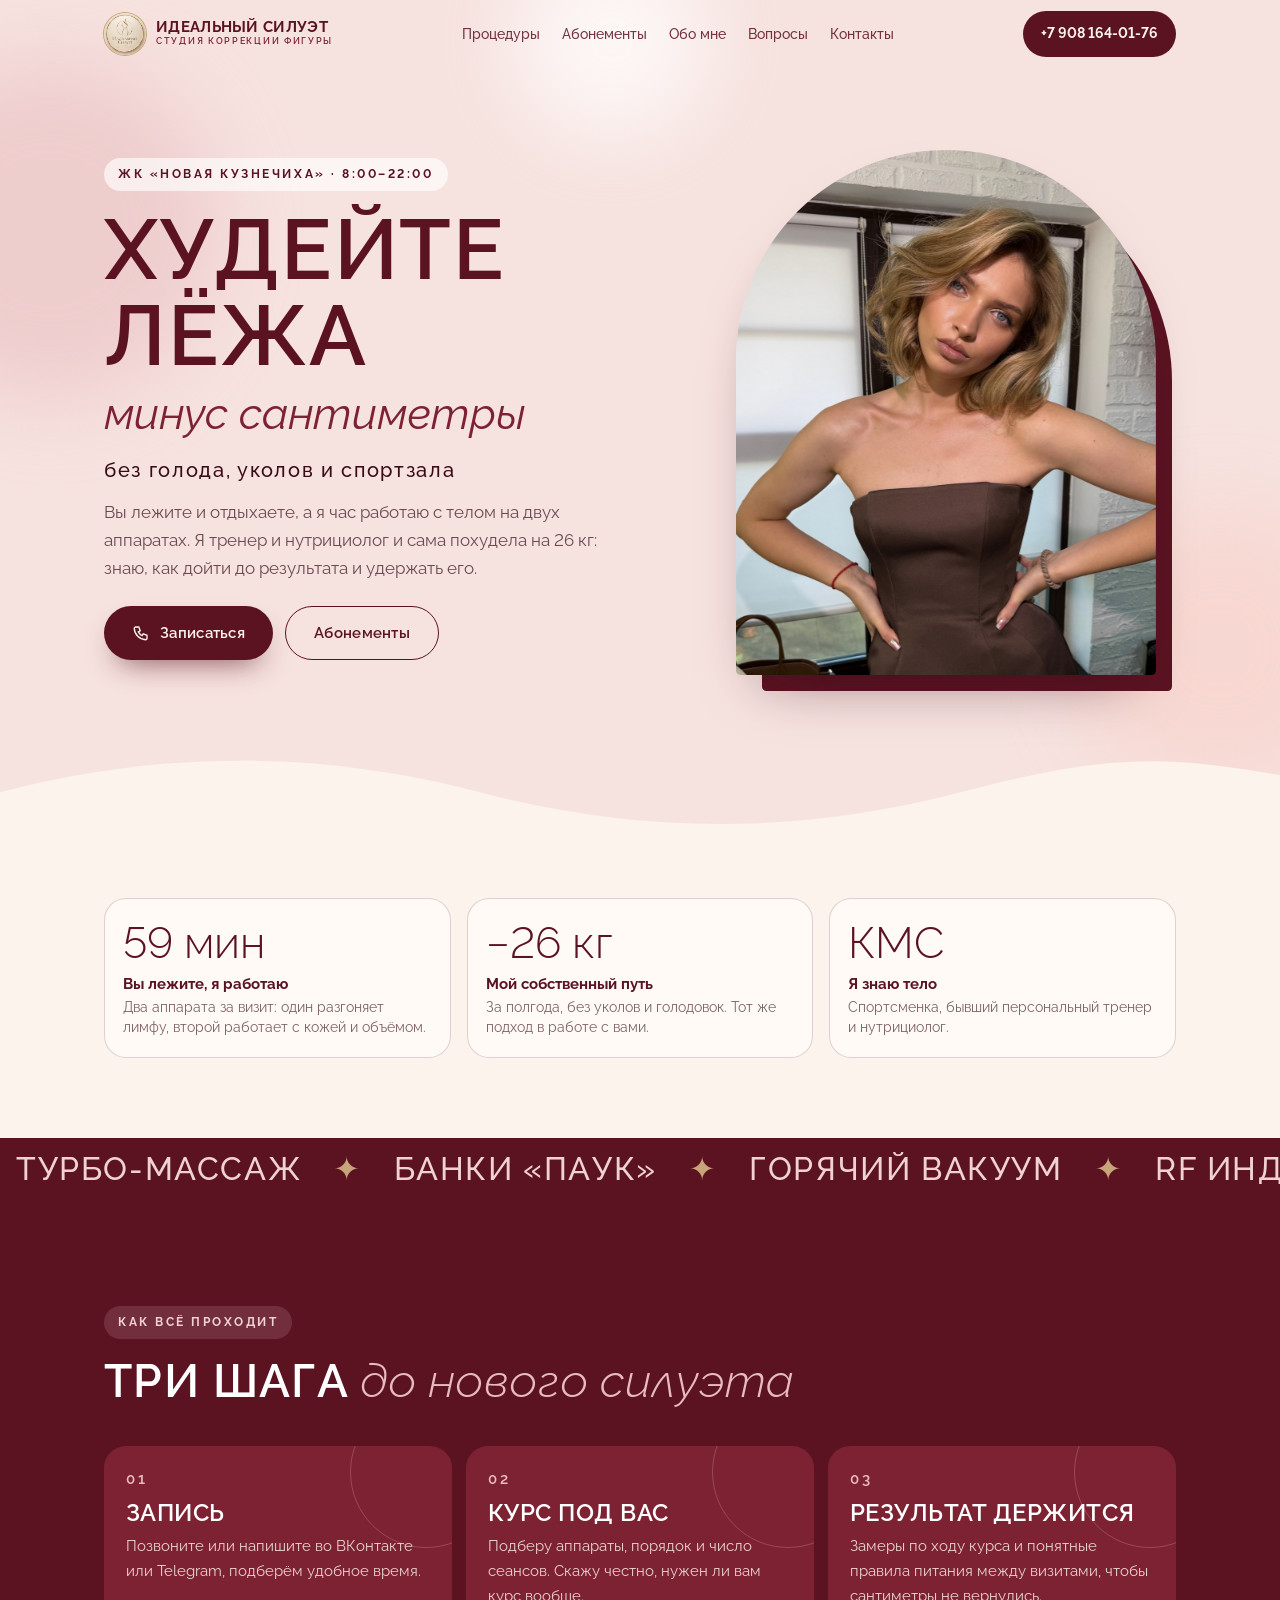
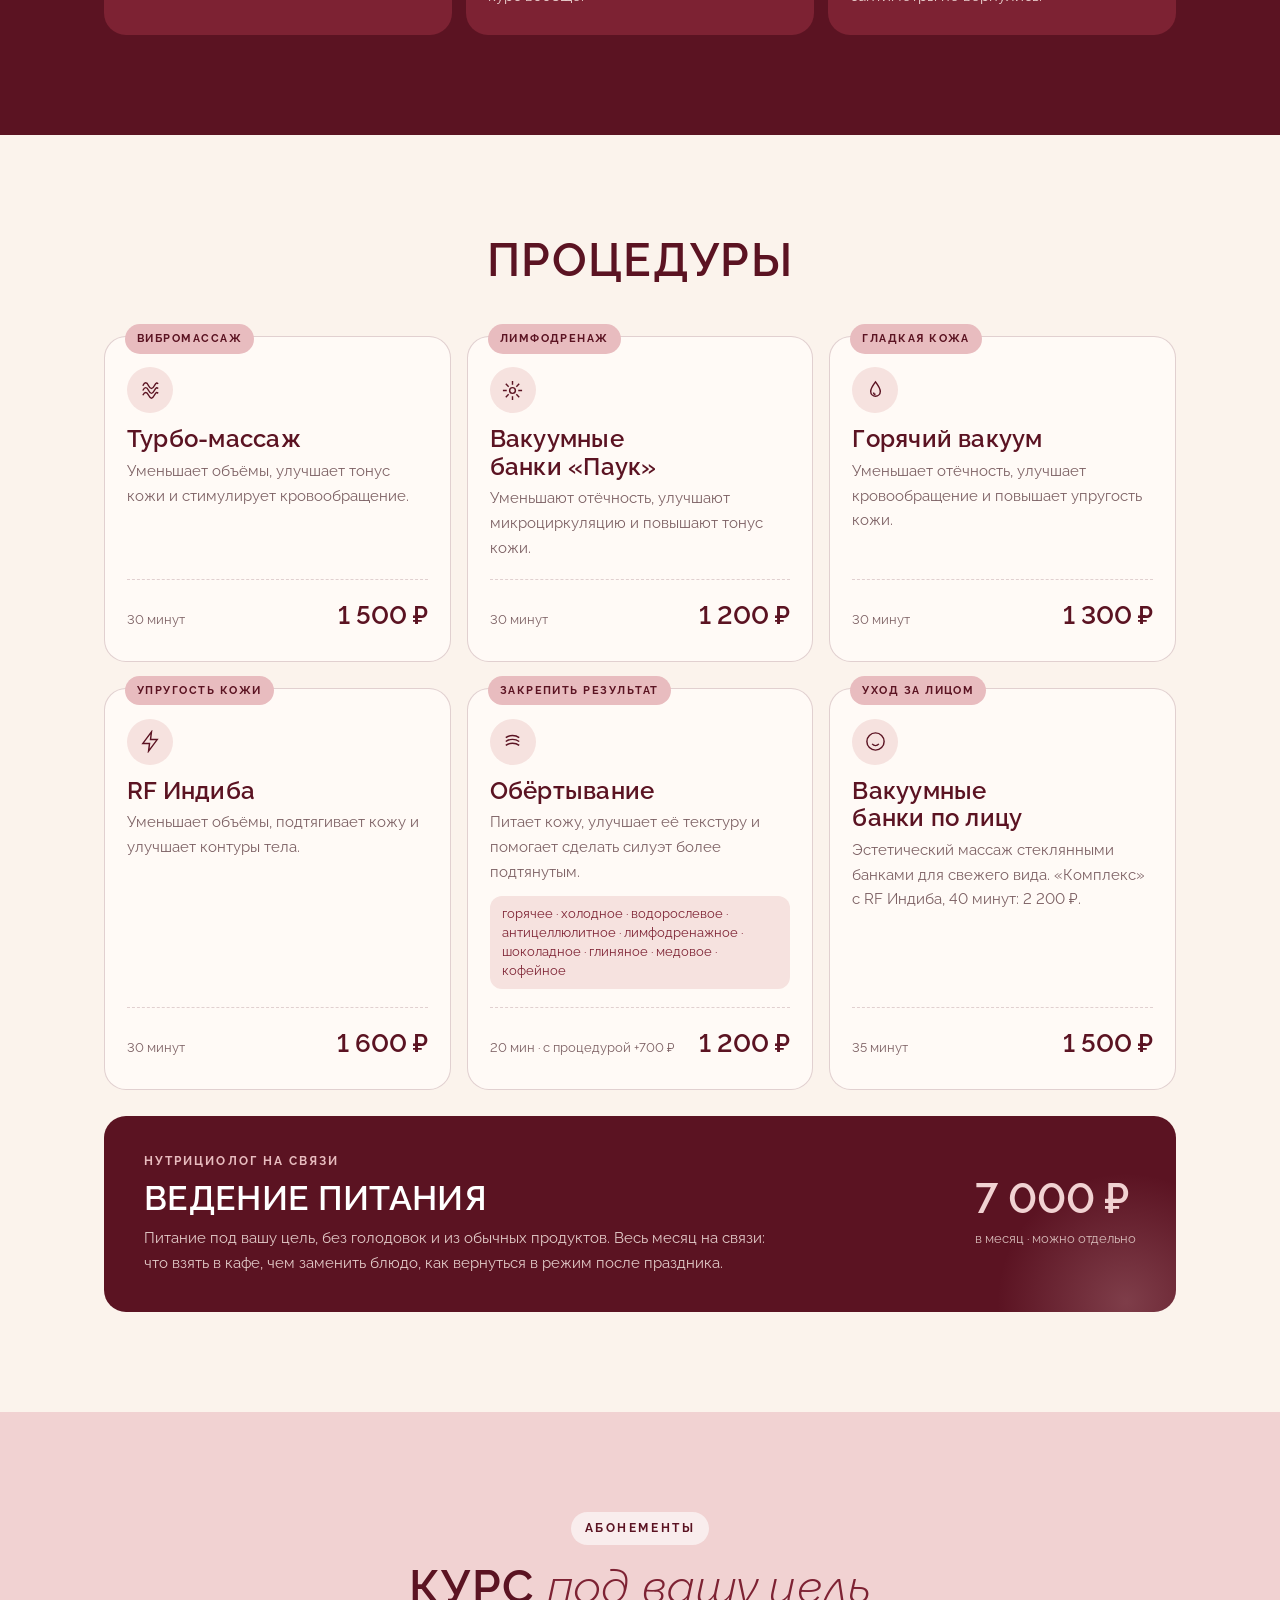
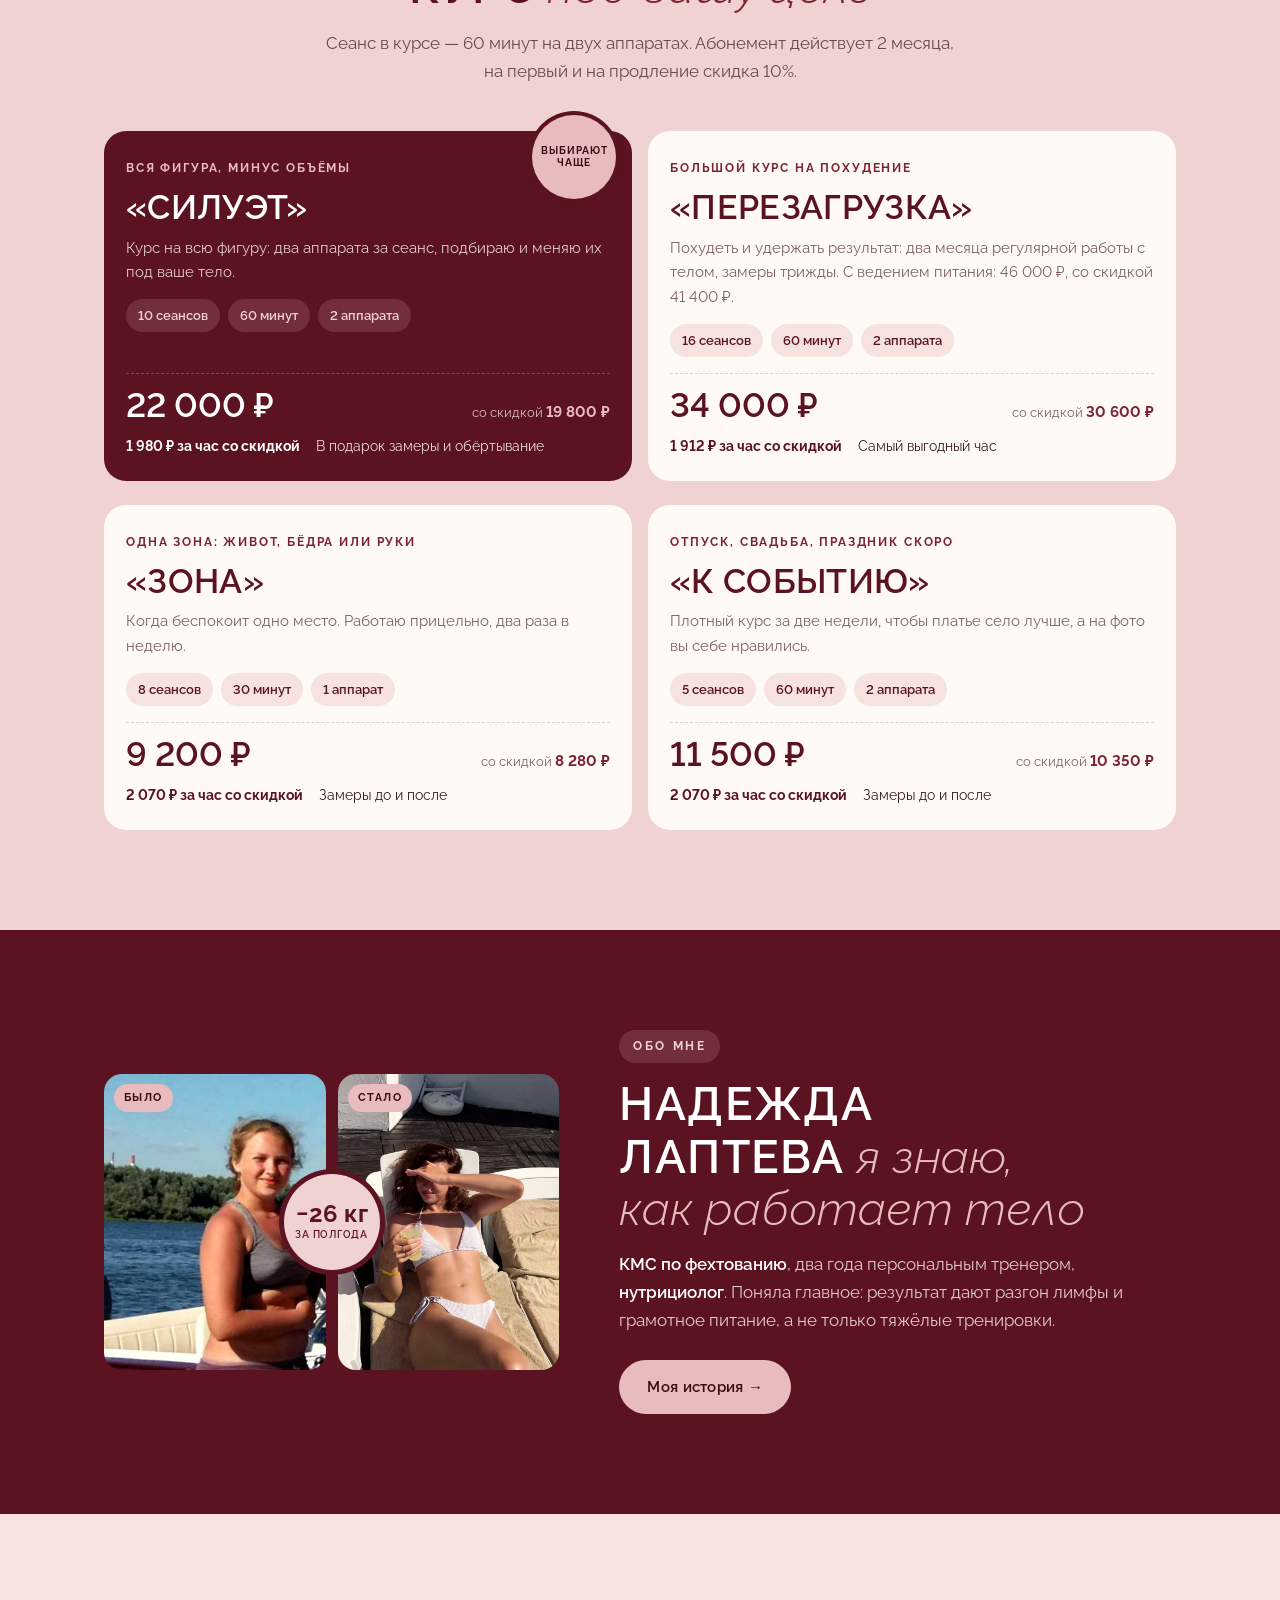
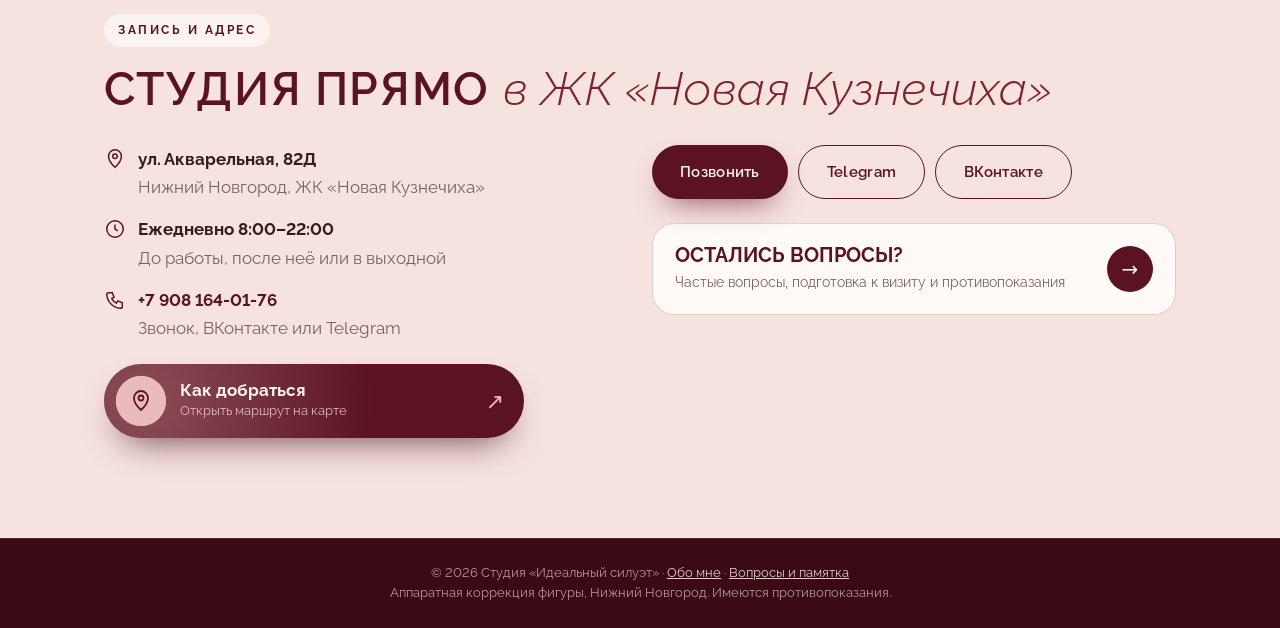
<file: index.html>
<!doctype html>
<html lang="ru">
<head>
<meta charset="utf-8">
<meta name="viewport" content="width=device-width, initial-scale=1, viewport-fit=cover">
<title>Идеальный силуэт — аппаратная коррекция фигуры в ЖК «Новая Кузнечиха»</title>
<meta name="description" content="Студия аппаратной коррекции фигуры в Нижнем Новгороде, ЖК «Новая Кузнечиха», ул. Акварельная, 82Д. Турбо-массаж, вакуумные банки «Паук», горячий вакуум, RF Индиба, обёртывания. Без голода, уколов и спортзала.">
<meta name="theme-color" content="#f6e2df">
<link rel="icon" href="img/logo.jpg">
<meta property="og:type" content="website">
<meta property="og:title" content="Идеальный силуэт — худейте лёжа">
<meta property="og:description" content="Аппаратная коррекция фигуры в ЖК «Новая Кузнечиха»: турбо-массаж, вакуум, RF Индиба, обёртывания и ведение питания. Ежедневно 8:00–22:00.">
<meta property="og:image" content="https://nedusss.github.io/idealsiluett/img/master.jpg">
<link rel="preconnect" href="https://fonts.googleapis.com">
<link rel="preconnect" href="https://fonts.gstatic.com" crossorigin>
<link href="https://fonts.googleapis.com/css2?family=Raleway:ital,wght@0,300;0,400;0,500;0,600;0,700;1,300;1,400&display=swap" rel="stylesheet">
<link rel="stylesheet" href="css/style.css">
<script>document.documentElement.className='js'</script>
</head>
<body>
<div class="progress" aria-hidden="true"></div>

<header class="site-head" id="top">
  <div class="wrap hbar">
    <a class="brand" href="#top"><img src="img/logo.jpg" alt=""><span>Идеальный силуэт<small>студия коррекции фигуры</small></span></a>
    <nav class="menu" id="menu" aria-label="Меню">
      <a href="#procedures">Процедуры</a><a href="#complex">Абонементы</a><a href="about.html">Обо мне</a><a href="faq.html">Вопросы</a><a href="#contacts">Контакты</a>
    </nav>
    <a class="hphone" href="tel:+79081640176">+7 908 164-01-76</a>
    <button class="burger" type="button" aria-label="Открыть меню" aria-controls="menu" aria-expanded="false"><i></i></button>
  </div>
</header>

<!-- HERO -->
<section class="hero">
  <span class="blob b1"></span><span class="blob b2"></span><span class="blob b3"></span>
  <div class="wrap hero-grid">
    <div>
      <div class="eyebrow rv">ЖК «Новая Кузнечиха» · 8:00–22:00</div>
      <h1><span class="ln"><span>Худейте лёжа</span></span><span class="rot"><b data-words="минус сантиметры|лёгкость в ногах|гладкая кожа|без «апельсиновой корки»">минус сантиметры</b></span><span class="no">без голода, уколов и спортзала</span></h1>
      <p class="sub rv d2">Вы лежите и отдыхаете, а я час работаю с телом на двух аппаратах. Я тренер и нутрициолог и сама похудела на 26 кг: знаю, как дойти до результата и удержать его.</p>
      <div class="cta rv d3">
        <a class="btn btn-wine shine" href="tel:+79081640176"><svg viewBox="0 0 24 24" fill="none" stroke="currentColor" stroke-width="1.8"><path d="M5 4h4l2 5-2.5 1.5a11 11 0 0 0 5 5L15 13l5 2v4a2 2 0 0 1-2 2A16 16 0 0 1 3 6a2 2 0 0 1 2-2"/></svg>Записаться</a>
        <a class="btn btn-line" href="#complex">Абонементы</a>
      </div>
    </div>
    <div class="hero-photo rv d2">
      <div class="arch"><img src="img/master.jpg" alt="Надежда Лаптева — мастер аппаратной коррекции фигуры" fetchpriority="high"></div>
    </div>
  </div>
  <svg class="wave" viewBox="0 0 1440 80" preserveAspectRatio="none" aria-hidden="true"><path d="M0 42c180-44 360-44 540 0s360 44 540 0 240-36 360-18v56H0z"/></svg>
</section>

<!-- HOOKS -->
<section class="hooks" aria-label="Почему ко мне">
  <div class="wrap hk">
    <div class="rv"><b data-count="60" data-suf=" мин">60 мин</b><strong>Вы лежите, я работаю</strong><span>Два аппарата за визит: один разгоняет лимфу, второй работает с кожей и объёмом.</span></div>
    <div class="rv d1"><b data-count="26" data-pre="−" data-suf=" кг">−26 кг</b><strong>Мой собственный путь</strong><span>За полгода, без уколов и голодовок. Тот же подход в работе с вами.</span></div>
    <div class="rv d2"><b>КМС</b><strong>Я знаю тело</strong><span>Спортсменка, бывший персональный тренер и нутрициолог.</span></div>
  </div>
</section>

<div class="mq" aria-hidden="true"><div>
  <span>Турбо-массаж</span><span><i>✦</i></span><span>Банки «Паук»</span><span><i>✦</i></span><span>Горячий вакуум</span><span><i>✦</i></span><span>RF Индиба</span><span><i>✦</i></span><span>Обёртывание</span><span><i>✦</i></span><span>Ведение питания</span><span><i>✦</i></span>
  <span>Турбо-массаж</span><span><i>✦</i></span><span>Банки «Паук»</span><span><i>✦</i></span><span>Горячий вакуум</span><span><i>✦</i></span><span>RF Индиба</span><span><i>✦</i></span><span>Обёртывание</span><span><i>✦</i></span><span>Ведение питания</span><span><i>✦</i></span>
</div></div>

<!-- HOW -->
<section class="how" id="how">
  <div class="wrap">
    <div class="eyebrow rv">Как всё проходит</div>
    <h2 class="rv d1">Три шага <em>до нового силуэта</em></h2>
    <div class="steps">
      <div class="step rv"><i>01</i><h3>Запись</h3><p>Позвоните или напишите во ВКонтакте или Telegram, подберём удобное время.</p></div>
      <div class="step rv d1"><i>02</i><h3>Курс под вас</h3><p>Подберу аппараты, порядок и число сеансов. Скажу честно, нужен ли вам курс вообще.</p></div>
      <div class="step rv d2"><i>03</i><h3>Результат держится</h3><p>Замеры по ходу курса и понятные правила питания между визитами, чтобы сантиметры не вернулись.</p></div>
    </div>
  </div>
</section>

<!-- PROCEDURES -->
<section class="proc" id="procedures">
  <div class="wrap">
    <div class="center">
      <h2 class="rv">Процедуры</h2>
    </div>
    <div class="cards c3">
      <div class="card rv">
        <div class="tag">Вибромассаж</div>
        <div class="ico"><svg viewBox="0 0 24 24"><path d="M4 12c2-4 4-4 6 0s4 4 6 0 3-3 4-2"/><path d="M4 17c2-4 4-4 6 0s4 4 6 0 3-3 4-2"/><path d="M4 7c2-4 4-4 6 0s4 4 6 0 3-3 4-2"/></svg></div>
        <h3>Турбо-массаж</h3>
        <p>Уменьшает объёмы, улучшает тонус кожи и стимулирует кровообращение.</p>
        <div class="price"><span>30 минут</span><b>1 500 ₽</b></div>
      </div>
      <div class="card rv d1">
        <div class="tag">Лимфодренаж</div>
        <div class="ico"><svg viewBox="0 0 24 24"><circle cx="12" cy="12" r="3"/><path d="M12 2v4M12 18v4M2 12h4M18 12h4M5 5l3 3M16 16l3 3M19 5l-3 3M8 16l-3 3"/></svg></div>
        <h3>Вакуумные банки «Паук»</h3>
        <p>Уменьшают отёчность, улучшают микроциркуляцию и повышают тонус кожи.</p>
        <div class="price"><span>30 минут</span><b>1 200 ₽</b></div>
      </div>
      <div class="card rv d2">
        <div class="tag">Гладкая кожа</div>
        <div class="ico"><svg viewBox="0 0 24 24"><path d="M12 3c3 4 5 6.5 5 10a5 5 0 0 1-10 0c0-3.5 2-6 5-10z"/><path d="M10 14a2 2 0 0 0 2 2"/></svg></div>
        <h3>Горячий вакуум</h3>
        <p>Уменьшает отёчность, улучшает кровообращение и повышает упругость кожи.</p>
        <div class="price"><span>30 минут</span><b>1 300 ₽</b></div>
      </div>
      <div class="card rv">
        <div class="tag">Упругость кожи</div>
        <div class="ico"><svg viewBox="0 0 24 24"><path d="M13 2 4 14h7l-1 8 9-12h-7z"/></svg></div>
        <h3>RF Индиба</h3>
        <p>Уменьшает объёмы, подтягивает кожу и улучшает контуры тела.</p>
        <div class="price"><span>30 минут</span><b>1 600 ₽</b></div>
      </div>
      <div class="card rv d1">
        <div class="tag">Закрепить результат</div>
        <div class="ico"><svg viewBox="0 0 24 24"><path d="M5 8c4-3 10-3 14 0M5 12c4-3 10-3 14 0M5 16c4-3 10-3 14 0"/></svg></div>
        <h3>Обёртывание</h3>
        <p>Питает кожу, улучшает её текстуру и помогает сделать силуэт более подтянутым.</p>
        <div class="kinds">горячее · холодное · водорослевое · антицеллюлитное · лимфодренажное · шоколадное · глиняное · медовое · кофейное</div>
        <div class="price"><span>20 мин · с процедурой +700 ₽</span><b>1 200 ₽</b></div>
      </div>
      <div class="card rv d2">
        <div class="tag">Уход за лицом</div>
        <div class="ico"><svg viewBox="0 0 24 24"><circle cx="12" cy="12" r="9"/><path d="M8.5 14.5c1 1.2 2.2 1.8 3.5 1.8s2.5-.6 3.5-1.8"/><path d="M9 10h.01M15 10h.01"/></svg></div>
        <h3>Вакуумные банки по лицу</h3>
        <p>Эстетический массаж стеклянными банками для свежего вида. «Комплекс» с RF Индиба, 40 минут: 2 200 ₽.</p>
        <div class="price"><span>35 минут</span><b>1 500 ₽</b></div>
      </div>
    </div>

    <div class="food rv">
      <div>
        <div class="for">Нутрициолог на связи</div>
        <h3>Ведение питания</h3>
        <p>Питание под вашу цель, без голодовок и из обычных продуктов. Весь месяц на связи: что взять в кафе, чем заменить блюдо, как вернуться в режим после праздника.</p>
      </div>
      <div class="food-p"><b>7 000 ₽</b><span>в месяц · можно отдельно</span></div>
    </div>
  </div>
</section>

<!-- ABONEMENTS -->
<section class="complex" id="complex">
  <div class="wrap">
    <div class="center">
      <div class="eyebrow rv">Абонементы</div>
      <h2 class="rv d1">Курс <em>под вашу цель</em></h2>
      <p class="lead rv d2">Сеанс в курсе — 60 минут на двух аппаратах. Абонемент действует 2 месяца, на первый и на продление скидка 10%.</p>
    </div>
    <div class="cards c2" style="margin-top:46px;gap:24px 16px">
      <div class="cx hit rv zoom"><span class="lbl">Выбирают чаще</span><div class="for">Вся фигура, минус объёмы</div><h3>«Силуэт»</h3><p>Курс на всю фигуру: два аппарата за сеанс, подбираю и меняю их под ваше тело.</p>
        <div class="flow"><span>10 сеансов</span><span>60&nbsp;минут</span><span>2 аппарата</span></div>
        <div class="cxp"><b>22 000 ₽</b><span>со скидкой <strong>19 800 ₽</strong></span></div>
        <div class="abon"><span class="h">1 980 ₽ за час со скидкой</span><span>В подарок замеры и обёртывание</span></div></div>
      <div class="cx rv zoom d1"><div class="for">Большой курс на похудение</div><h3>«Перезагрузка»</h3><p>Похудеть и удержать результат: два месяца регулярной работы с телом, замеры трижды. С ведением питания: 46 000 ₽, со скидкой 41 400 ₽.</p>
        <div class="flow"><span>16 сеансов</span><span>60&nbsp;минут</span><span>2 аппарата</span></div>
        <div class="cxp"><b>34 000 ₽</b><span>со скидкой <strong>30 600 ₽</strong></span></div>
        <div class="abon"><span class="h">1 912 ₽ за час со скидкой</span><span>Самый выгодный час</span></div></div>
      <div class="cx rv zoom"><div class="for">Одна зона: живот, бёдра или руки</div><h3>«Зона»</h3><p>Когда беспокоит одно место. Работаю прицельно, два раза в неделю.</p>
        <div class="flow"><span>8 сеансов</span><span>30&nbsp;минут</span><span>1 аппарат</span></div>
        <div class="cxp"><b>9 200 ₽</b><span>со скидкой <strong>8 280 ₽</strong></span></div>
        <div class="abon"><span class="h">2 070 ₽ за час со скидкой</span><span>Замеры до и после</span></div></div>
      <div class="cx rv zoom d1"><div class="for">Отпуск, свадьба, праздник скоро</div><h3>«К событию»</h3><p>Плотный курс за две недели, чтобы платье село лучше, а на фото вы себе нравились.</p>
        <div class="flow"><span>5 сеансов</span><span>60&nbsp;минут</span><span>2 аппарата</span></div>
        <div class="cxp"><b>11 500 ₽</b><span>со скидкой <strong>10 350 ₽</strong></span></div>
        <div class="abon"><span class="h">2 070 ₽ за час со скидкой</span><span>Замеры до и после</span></div></div>
    </div>
  </div>
</section>

<!-- ABOUT teaser -->
<section class="me" id="about">
  <div class="wrap me-grid">
    <div class="ba rv zoom">
      <figure><span class="tagb">Было</span><img src="img/before.jpg" alt="Надежда до похудения" data-lb loading="lazy"></figure>
      <figure><span class="tagb">Стало</span><img src="img/after.jpg" alt="Надежда сейчас" data-lb loading="lazy" style="object-position:50% 40%"></figure>
      <div class="minus">−26 кг<small>за полгода</small></div>
    </div>
    <div>
      <div class="eyebrow rv">Обо мне</div>
      <h2 class="rv d1">Надежда Лаптева <em>я знаю, как работает тело</em></h2>
      <p class="rv d2"><strong>КМС по фехтованию</strong>, два года персональным тренером, <strong>нутрициолог</strong>. Поняла главное: результат дают разгон лимфы и грамотное питание, а не только тяжёлые тренировки.</p>
      <a class="btn btn-rose rv d3" href="about.html">Моя история →</a>
    </div>
  </div>
</section>

<!-- CONTACTS -->
<section class="loc" id="contacts">
  <div class="wrap">
    <div class="eyebrow rv">Запись и адрес</div>
    <h2 class="rv d1">Студия прямо <em>в ЖК «Новая Кузнечиха»</em></h2>
    <div class="loc-grid">
      <div>
        <div class="perks">
          <div class="perk rv"><svg viewBox="0 0 24 24"><path d="M12 21s7-6.2 7-12a7 7 0 0 0-14 0c0 5.8 7 12 7 12z"/><circle cx="12" cy="9" r="2.5"/></svg><div><b>ул. Акварельная, 82Д</b><br><span>Нижний Новгород, ЖК «Новая Кузнечиха»</span></div></div>
          <div class="perk rv d1"><svg viewBox="0 0 24 24"><circle cx="12" cy="12" r="9"/><path d="M12 7v5l3 2"/></svg><div><b>Ежедневно 8:00–22:00</b><br><span>До работы, после неё или в выходной</span></div></div>
          <div class="perk rv d2"><svg viewBox="0 0 24 24"><path d="M5 4h4l2 5-2.5 1.5a11 11 0 0 0 5 5L15 13l5 2v4a2 2 0 0 1-2 2A16 16 0 0 1 3 6a2 2 0 0 1 2-2"/></svg><div><a href="tel:+79081640176">+7 908 164-01-76</a><br><span>Звонок, ВКонтакте или Telegram</span></div></div>
        </div>
        <a class="mapbtn rv" id="maplink" href="https://yandex.ru/maps/?text=%D0%9D%D0%B8%D0%B6%D0%BD%D0%B8%D0%B9%20%D0%9D%D0%BE%D0%B2%D0%B3%D0%BE%D1%80%D0%BE%D0%B4%2C%20%D0%90%D0%BA%D0%B2%D0%B0%D1%80%D0%B5%D0%BB%D1%8C%D0%BD%D0%B0%D1%8F%2082%D0%94" target="_blank" rel="noopener">
          <span class="pin"><svg viewBox="0 0 24 24"><path d="M12 21s7-6.2 7-12a7 7 0 0 0-14 0c0 5.8 7 12 7 12z"/><circle cx="12" cy="9" r="2.5"/></svg></span>
          <span class="mt"><b>Как добраться</b><small>Открыть маршрут на карте</small></span>
          <i>↗</i>
        </a>
      </div>
      <div>
        <div class="ctas rv" style="margin-top:0">
          <a class="btn btn-wine shine" href="tel:+79081640176">Позвонить</a>
          <a class="btn btn-line" href="https://t.me/idealsiluett" target="_blank" rel="noopener">Telegram</a>
          <a class="btn btn-line" href="https://vk.ru/n.lapteva5" target="_blank" rel="noopener">ВКонтакте</a>
        </div>
        <a class="ask rv" href="faq.html"><div><b>Остались вопросы?</b><span>Частые вопросы, подготовка к визиту и противопоказания</span></div><i>→</i></a>
      </div>
    </div>
  </div>
</section>

<footer>© <span id="y"></span> Студия «Идеальный силуэт» · <a href="about.html">Обо мне</a> · <a href="faq.html">Вопросы и памятка</a><br>Аппаратная коррекция фигуры, Нижний Новгород. Имеются противопоказания.</footer>

<nav class="mbar" id="mbar" aria-label="Быстрая запись">
  <a class="main" href="tel:+79081640176"><svg viewBox="0 0 24 24" fill="none" stroke="currentColor" stroke-width="1.8"><path d="M5 4h4l2 5-2.5 1.5a11 11 0 0 0 5 5L15 13l5 2v4a2 2 0 0 1-2 2A16 16 0 0 1 3 6a2 2 0 0 1 2-2"/></svg>Записаться</a>
  <a href="https://t.me/idealsiluett" target="_blank" rel="noopener">Telegram</a>
  <a href="https://vk.ru/n.lapteva5" target="_blank" rel="noopener">ВК</a>
</nav>

<div class="lb" id="lb"><img alt=""></div>
<script src="js/main.js"></script>
</body>
</html>
</file>
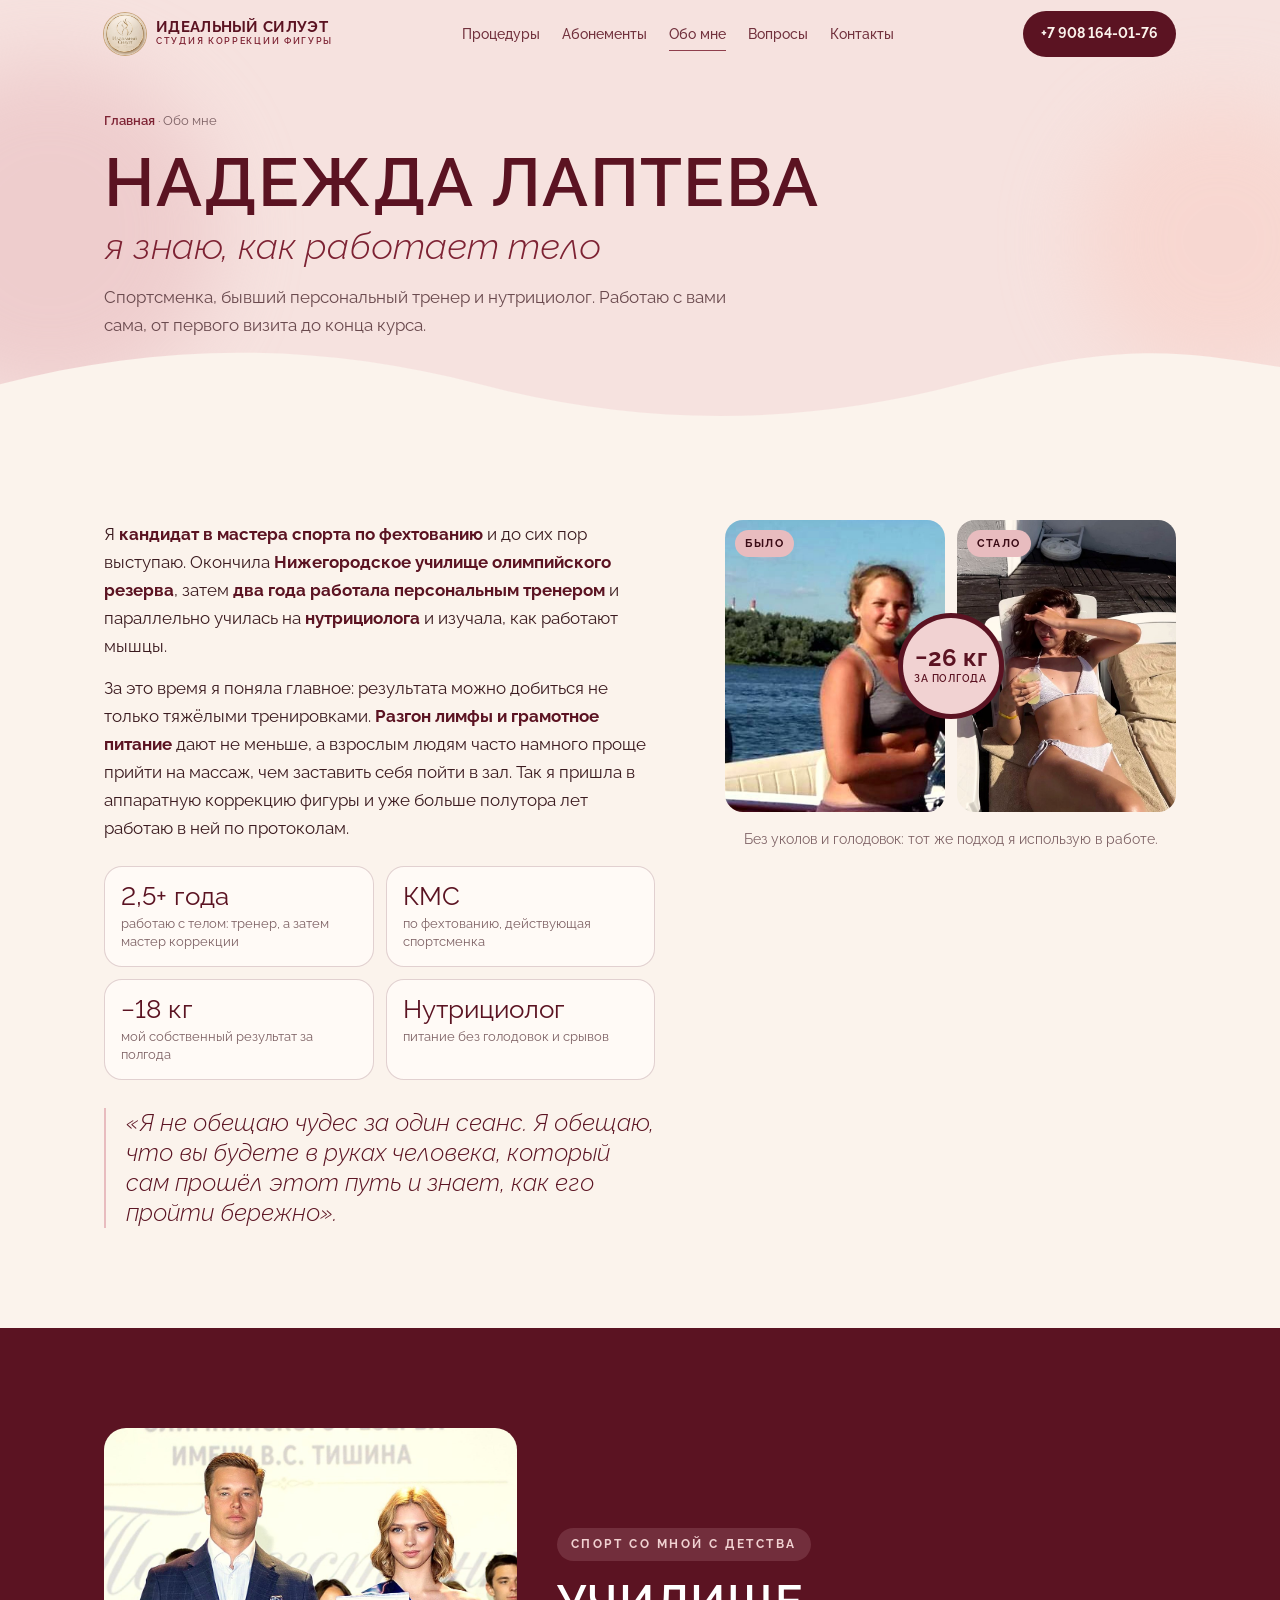
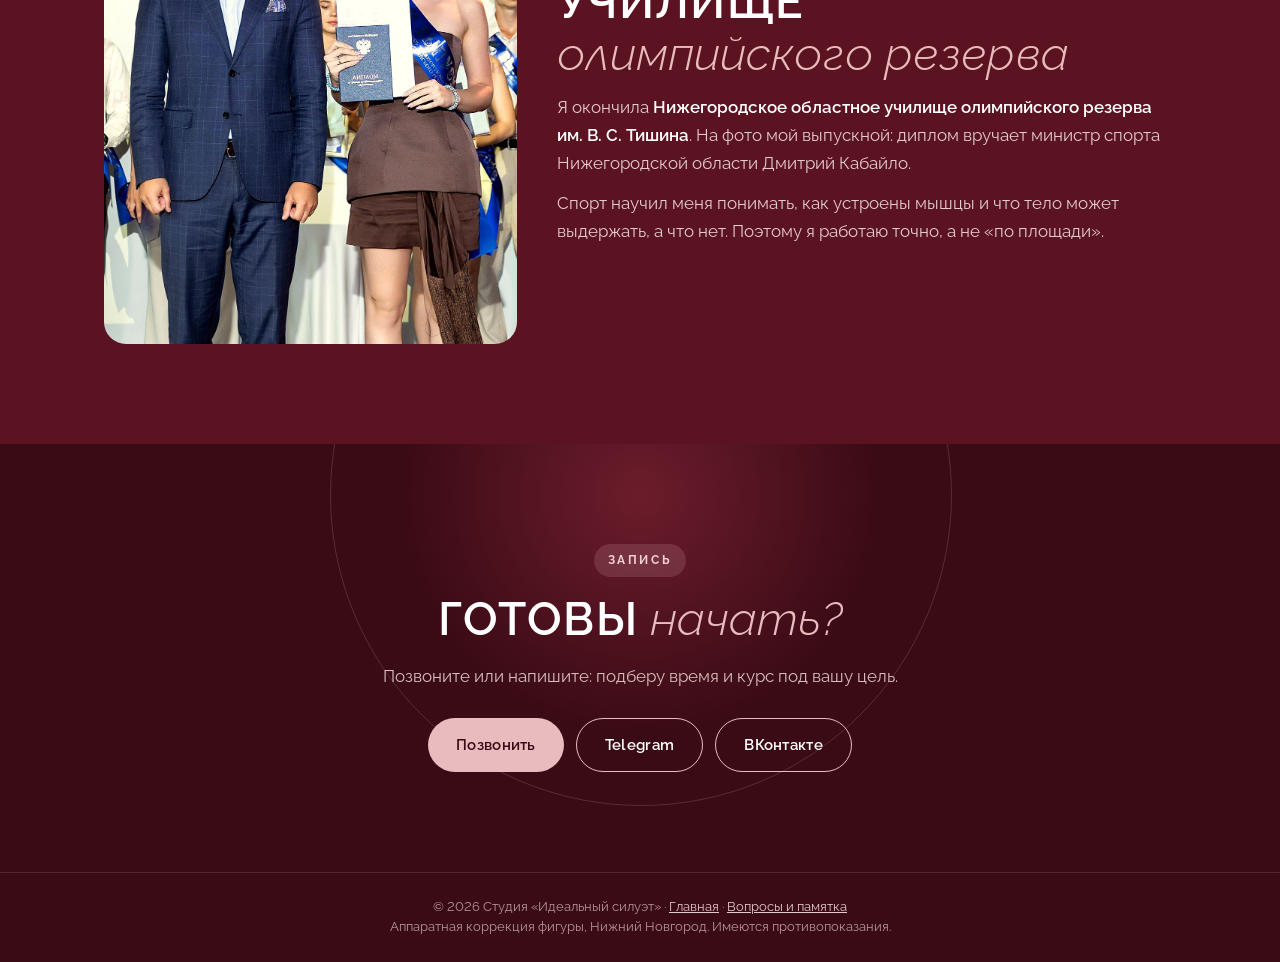
<file: about.html>
<!doctype html>
<html lang="ru">
<head>
<meta charset="utf-8">
<meta name="viewport" content="width=device-width, initial-scale=1, viewport-fit=cover">
<title>Обо мне — Надежда Лаптева · Идеальный силуэт</title>
<meta name="description" content="Надежда Лаптева: КМС по фехтованию, бывший персональный тренер, нутрициолог. Сама похудела на 26 кг. Студия аппаратной коррекции фигуры в ЖК «Новая Кузнечиха».">
<meta name="theme-color" content="#f6e2df">
<link rel="icon" href="img/logo.jpg">
<meta property="og:title" content="Надежда Лаптева — Идеальный силуэт">
<meta property="og:image" content="https://nedusss.github.io/idealsiluett/img/after.jpg">
<link rel="preconnect" href="https://fonts.googleapis.com">
<link rel="preconnect" href="https://fonts.gstatic.com" crossorigin>
<link href="https://fonts.googleapis.com/css2?family=Raleway:ital,wght@0,300;0,400;0,500;0,600;0,700;1,300;1,400&display=swap" rel="stylesheet">
<link rel="stylesheet" href="css/style.css">
<script>document.documentElement.className='js'</script>
</head>
<body>
<div class="progress" aria-hidden="true"></div>

<header class="site-head">
  <div class="wrap hbar">
    <a class="brand" href="./"><img src="img/logo.jpg" alt=""><span>Идеальный силуэт<small>студия коррекции фигуры</small></span></a>
    <nav class="menu" id="menu" aria-label="Меню">
      <a href="./#procedures">Процедуры</a><a href="./#complex">Абонементы</a><a href="about.html" aria-current="page">Обо мне</a><a href="faq.html">Вопросы</a><a href="./#contacts">Контакты</a>
    </nav>
    <a class="hphone" href="tel:+79081640176">+7 908 164-01-76</a>
    <button class="burger" type="button" aria-label="Открыть меню" aria-controls="menu" aria-expanded="false"><i></i></button>
  </div>
</header>

<section class="phead">
  <span class="blob b1"></span><span class="blob b2"></span>
  <div class="wrap">
    <div class="crumbs rv"><a href="./">Главная</a> · Обо мне</div>
    <h1 class="rv d1">Надежда Лаптева <em>я знаю, как работает тело</em></h1>
    <p class="lead rv d2">Спортсменка, бывший персональный тренер и нутрициолог. Работаю с вами сама, от первого визита до конца курса.</p>
  </div>
  <svg class="wave" viewBox="0 0 1440 80" preserveAspectRatio="none" aria-hidden="true"><path d="M0 42c180-44 360-44 540 0s360 44 540 0 240-36 360-18v56H0z"/></svg>
</section>

<section>
  <div class="wrap about-grid">
    <div class="about-text">
      <p class="rv">Я <strong>кандидат в мастера спорта по фехтованию</strong> и до сих пор выступаю. Окончила <strong>Нижегородское училище олимпийского резерва</strong>, затем <strong>два года работала персональным тренером</strong> и параллельно училась на <strong>нутрициолога</strong> и изучала, как работают мышцы.</p>
      <p class="rv">За это время я поняла главное: результата можно добиться не только тяжёлыми тренировками. <strong>Разгон лимфы и грамотное питание</strong> дают не меньше, а взрослым людям часто намного проще прийти на массаж, чем заставить себя пойти в зал. Так я пришла в аппаратную коррекцию фигуры и уже больше полутора лет работаю в ней по протоколам.</p>
      <div class="facts light">
        <div class="fact rv"><b data-count="3" data-suf=",5+ года">3,5+ года</b><span>работаю с телом: тренер, а затем мастер коррекции</span></div>
        <div class="fact rv d1"><b>КМС</b><span>по фехтованию, действующая спортсменка</span></div>
        <div class="fact rv"><b data-count="26" data-pre="−" data-suf=" кг">−26 кг</b><span>мой собственный результат за полгода</span></div>
        <div class="fact rv d1"><b>Нутрициолог</b><span>питание без голодовок и срывов</span></div>
      </div>
      <div class="quote rv">«Я не обещаю чудес за один сеанс. Я обещаю, что вы будете в руках человека, который сам прошёл этот путь и знает, как его пройти бережно».</div>
    </div>
    <div>
      <div class="ba rv zoom">
        <figure><span class="tagb">Было</span><img src="img/before.jpg" alt="Надежда до похудения" data-lb loading="lazy"></figure>
        <figure><span class="tagb">Стало</span><img src="img/after.jpg" alt="Надежда сейчас" data-lb loading="lazy" style="object-position:50% 40%"></figure>
        <div class="minus">−26 кг<small>за полгода</small></div>
      </div>
      <p class="note center rv">Без уколов и голодовок: тот же подход я использую в работе.</p>
    </div>
  </div>
</section>

<section class="dark">
  <div class="wrap dip">
    <img class="rv zoom" src="img/diploma-crop.jpg" alt="Выпускной в училище олимпийского резерва" data-lb loading="lazy">
    <div>
      <div class="eyebrow rv">Спорт со мной с детства</div>
      <h2 class="rv d1">Училище <em>олимпийского резерва</em></h2>
      <p class="rv d2">Я окончила <b>Нижегородское областное училище олимпийского резерва им.&nbsp;В.&nbsp;С.&nbsp;Тишина</b>. На фото мой выпускной: диплом вручает министр спорта Нижегородской области Дмитрий Кабайло.</p>
      <p class="rv d2">Спорт научил меня понимать, как устроены мышцы и что тело может выдержать, а что нет. Поэтому я работаю точно, а не «по площади».</p>
    </div>
  </div>
</section>

<section class="final">
  <div class="wrap" style="max-width:760px">
    <div class="eyebrow rv">Запись</div>
    <h2 class="rv d1">Готовы <em>начать?</em></h2>
    <p class="lead rv d2" style="margin-left:auto;margin-right:auto">Позвоните или напишите: подберу время и курс под вашу цель.</p>
    <div class="cta rv d3">
      <a class="btn btn-rose shine" href="tel:+79081640176">Позвонить</a>
      <a class="btn btn-line" href="https://t.me/idealsiluett" target="_blank" rel="noopener">Telegram</a>
      <a class="btn btn-line" href="https://vk.ru/n.lapteva5" target="_blank" rel="noopener">ВКонтакте</a>
    </div>
  </div>
</section>

<footer>© <span id="y"></span> Студия «Идеальный силуэт» · <a href="./">Главная</a> · <a href="faq.html">Вопросы и памятка</a><br>Аппаратная коррекция фигуры, Нижний Новгород. Имеются противопоказания.</footer>

<nav class="mbar" id="mbar" aria-label="Быстрая запись">
  <a class="main" href="tel:+79081640176"><svg viewBox="0 0 24 24" fill="none" stroke="currentColor" stroke-width="1.8"><path d="M5 4h4l2 5-2.5 1.5a11 11 0 0 0 5 5L15 13l5 2v4a2 2 0 0 1-2 2A16 16 0 0 1 3 6a2 2 0 0 1 2-2"/></svg>Записаться</a>
  <a href="https://t.me/idealsiluett" target="_blank" rel="noopener">Telegram</a>
  <a href="https://vk.ru/n.lapteva5" target="_blank" rel="noopener">ВК</a>
</nav>

<div class="lb" id="lb"><img alt=""></div>
<script src="js/main.js"></script>
</body>
</html>
</file>
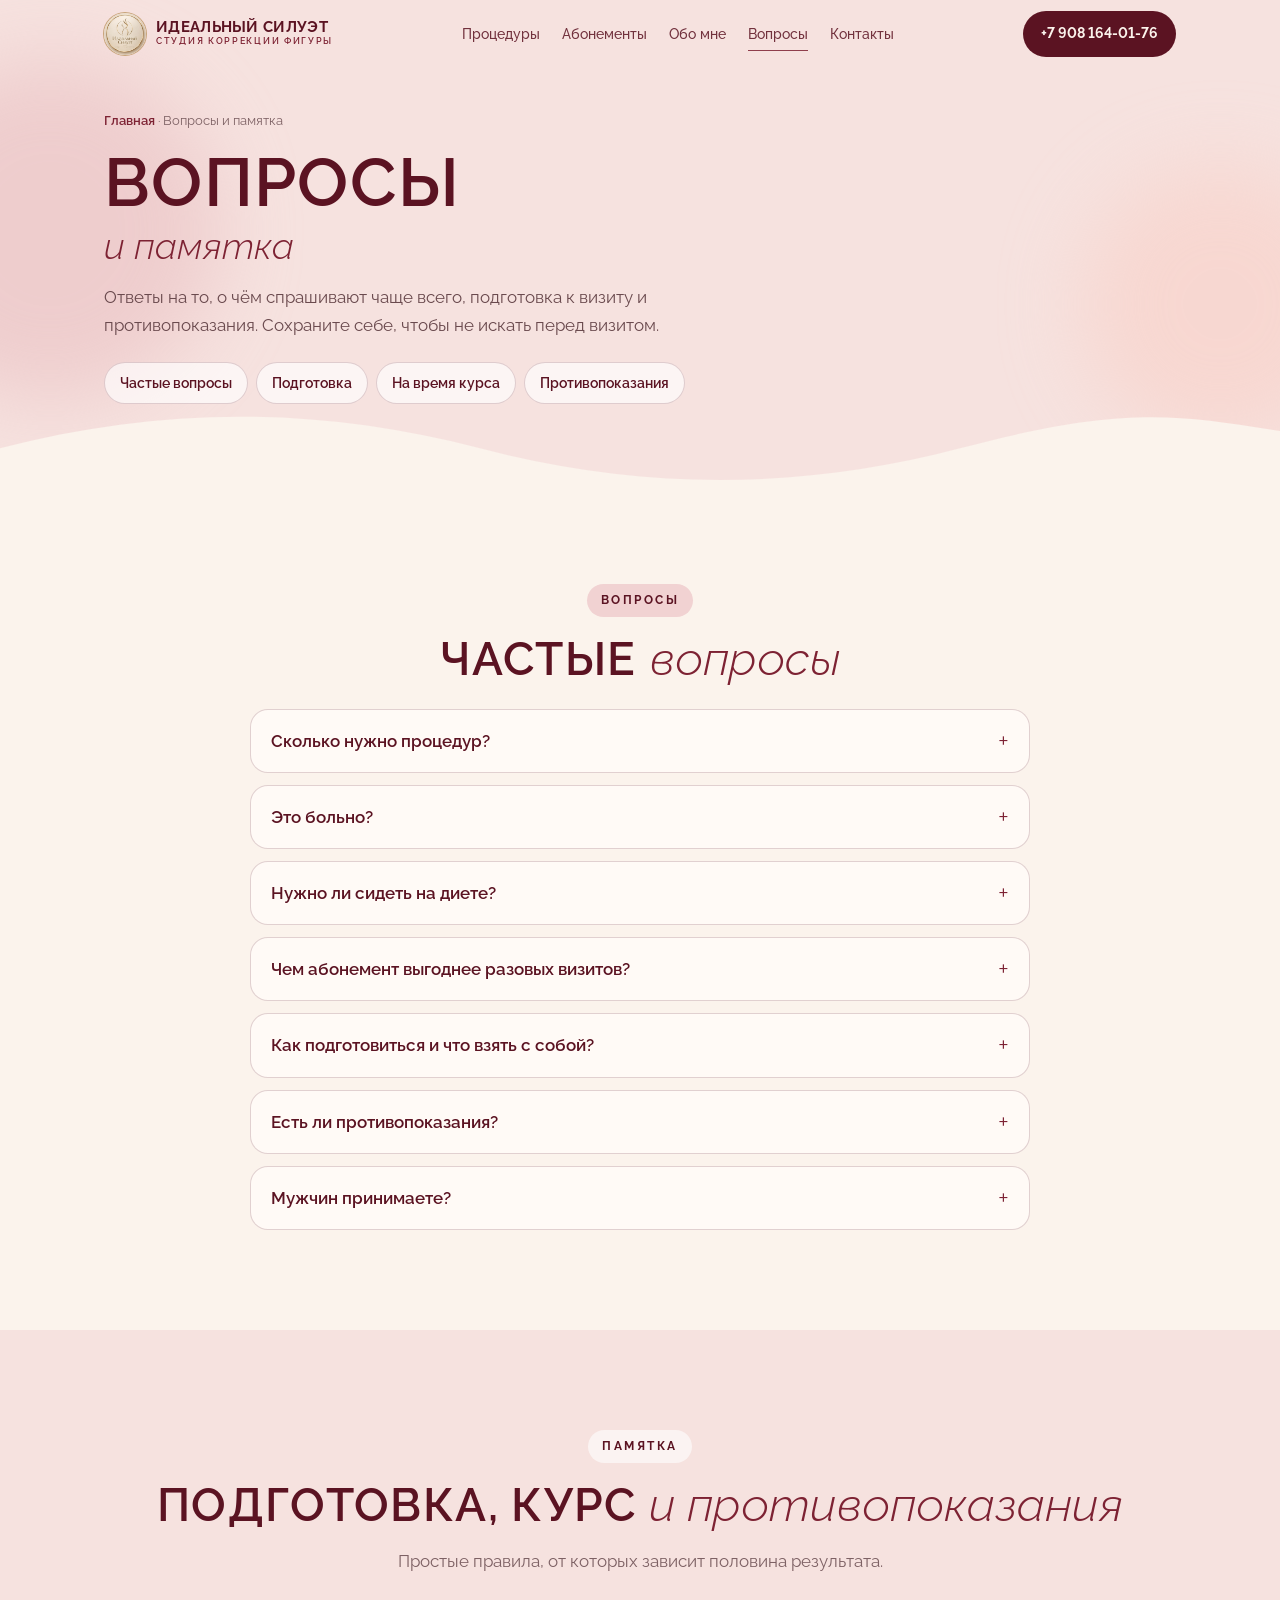
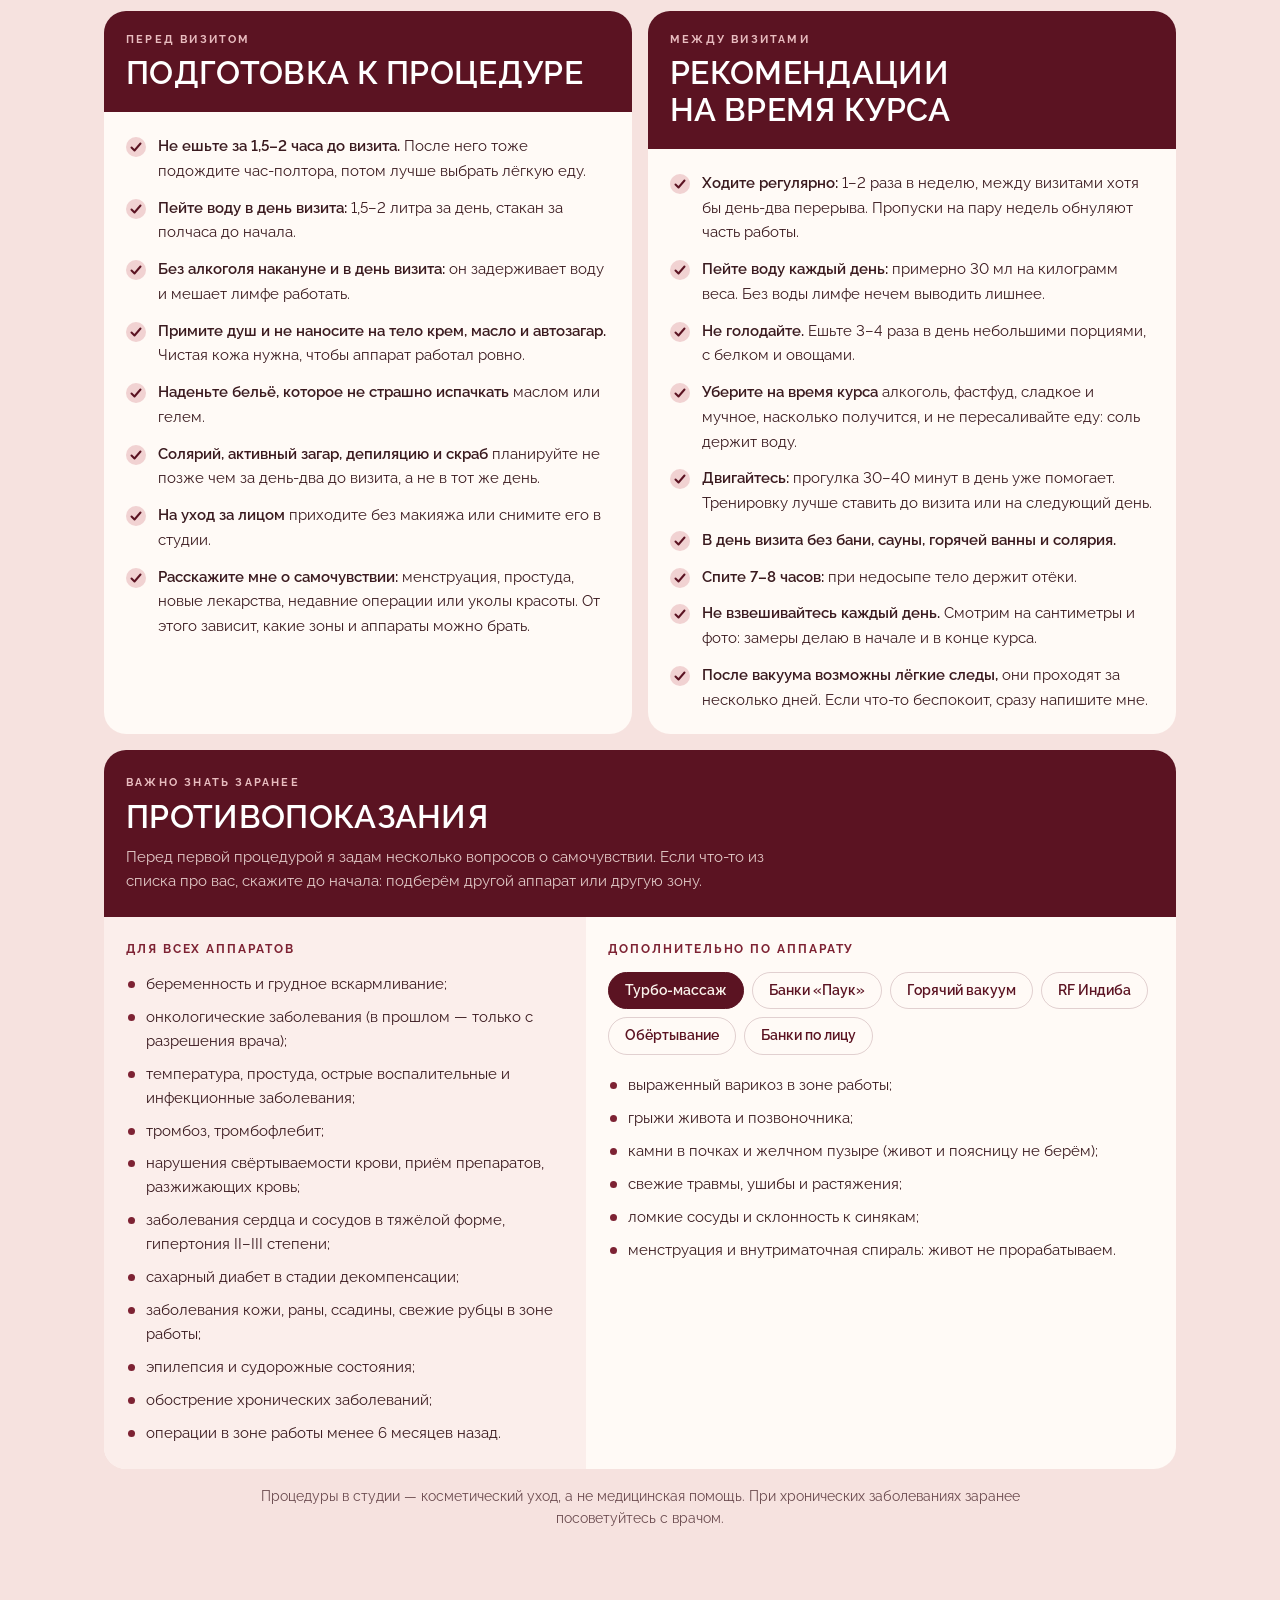
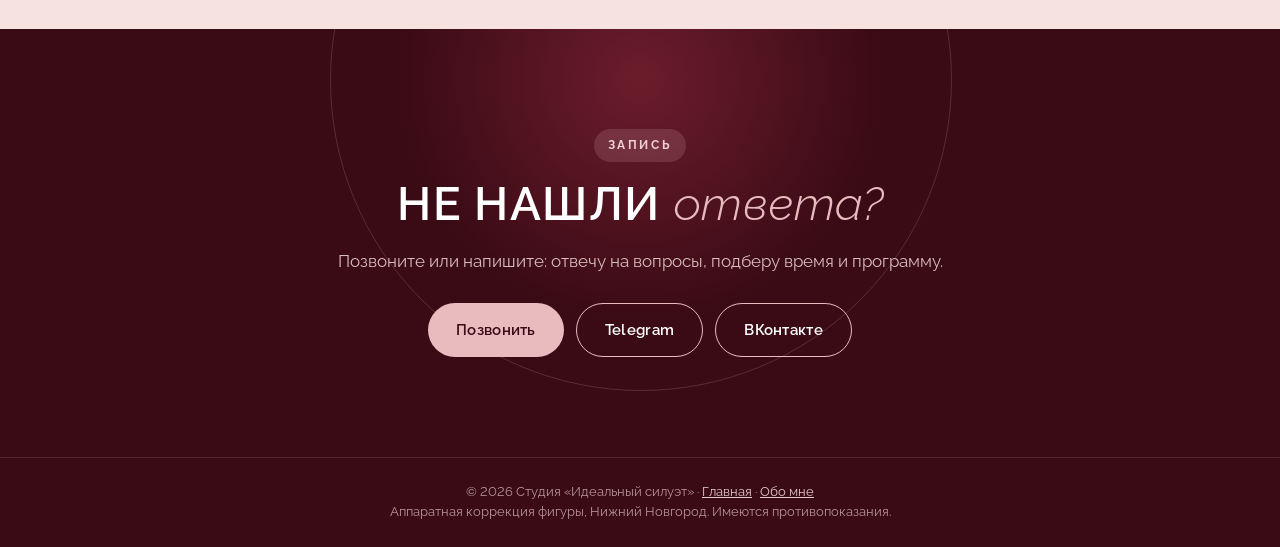
<file: faq.html>
<!doctype html>
<html lang="ru">
<head>
<meta charset="utf-8">
<meta name="viewport" content="width=device-width, initial-scale=1, viewport-fit=cover">
<title>Вопросы и памятка · Идеальный силуэт</title>
<meta name="description" content="Частые вопросы об аппаратной коррекции фигуры, подготовка к визиту, рекомендации на время курса и противопоказания к каждому аппарату.">
<meta name="theme-color" content="#f6e2df">
<link rel="icon" href="img/logo.jpg">
<meta property="og:title" content="Вопросы и памятка — Идеальный силуэт">
<meta property="og:image" content="https://nedusss.github.io/idealsiluett/img/master.jpg">
<link rel="preconnect" href="https://fonts.googleapis.com">
<link rel="preconnect" href="https://fonts.gstatic.com" crossorigin>
<link href="https://fonts.googleapis.com/css2?family=Raleway:ital,wght@0,300;0,400;0,500;0,600;0,700;1,300;1,400&display=swap" rel="stylesheet">
<link rel="stylesheet" href="css/style.css">
<script>document.documentElement.className='js'</script>
</head>
<body>
<div class="progress" aria-hidden="true"></div>

<header class="site-head">
  <div class="wrap hbar">
    <a class="brand" href="./"><img src="img/logo.jpg" alt=""><span>Идеальный силуэт<small>студия коррекции фигуры</small></span></a>
    <nav class="menu" id="menu" aria-label="Меню">
      <a href="./#procedures">Процедуры</a><a href="./#complex">Абонементы</a><a href="about.html">Обо мне</a><a href="faq.html" aria-current="page">Вопросы</a><a href="./#contacts">Контакты</a>
    </nav>
    <a class="hphone" href="tel:+79081640176">+7 908 164-01-76</a>
    <button class="burger" type="button" aria-label="Открыть меню" aria-controls="menu" aria-expanded="false"><i></i></button>
  </div>
</header>

<section class="phead">
  <span class="blob b1"></span><span class="blob b2"></span>
  <div class="wrap">
    <div class="crumbs rv"><a href="./">Главная</a> · Вопросы и памятка</div>
    <h1 class="rv d1">Вопросы <em>и памятка</em></h1>
    <p class="lead rv d2">Ответы на то, о чём спрашивают чаще всего, подготовка к визиту и противопоказания. Сохраните себе, чтобы не искать перед визитом.</p>
    <nav class="toc rv d3" aria-label="Разделы"><a href="#faq">Частые вопросы</a><a href="#prep">Подготовка</a><a href="#course">На время курса</a><a href="#contra">Противопоказания</a></nav>
  </div>
  <svg class="wave" viewBox="0 0 1440 80" preserveAspectRatio="none" aria-hidden="true"><path d="M0 42c180-44 360-44 540 0s360 44 540 0 240-36 360-18v56H0z"/></svg>
</section>

<section id="faq">
  <div class="wrap">
    <div class="center">
      <div class="eyebrow rv">Вопросы</div>
      <h2 class="rv d1">Частые <em>вопросы</em></h2>
    </div>
    <div class="faq-wrap">
      <details class="rv"><summary>Сколько нужно процедур?</summary><div>Лёгкость часто чувствуется уже после первого визита. Для стойкого результата нужен курс, от 8 до 16 сеансов 1–2 раза в неделю. Точное количество подберу под вашу цель.</div></details>
      <details class="rv"><summary>Это больно?</summary><div>Нет. Интенсивность подбирается под вас, а горячий вакуум и RF Индиба ощущаются как приятное тепло. Многие на процедуре расслабляются и отдыхают.</div></details>
      <details class="rv"><summary>Нужно ли сидеть на диете?</summary><div>Голодать не нужно. Я дам понятные рекомендации по питанию и воде, которые помогают закрепить результат без срывов. Основные правила ниже, в разделе <a href="#course">«На время курса»</a>. Если хотите, чтобы я вела ваше питание каждый день, есть ведение за 7 000 ₽ в месяц.</div></details>
      <details class="rv"><summary>Чем абонемент выгоднее разовых визитов?</summary><div>Час в абонементе со скидкой стоит 1 900–2 100 ₽, а разовый визит на двух аппаратах — 2 400 ₽. И главное: результат дают регулярные визиты 1–2 раза в неделю, а не один сеанс. <a href="./#complex">Посмотреть абонементы</a>.</div></details>
      <details class="rv"><summary>Как подготовиться и что взять с собой?</summary><div>Всё необходимое есть в студии. Не ешьте за 1,5–2 часа до визита, выпейте воды и придите за 5 минут до начала. Полный список в разделе <a href="#prep">«Подготовка»</a>.</div></details>
      <details class="rv"><summary>Есть ли противопоказания?</summary><div>Да, общие и свои у каждого аппарата. Полный список в разделе <a href="#contra">«Противопоказания»</a>. Перед первой процедурой я обязательно спрошу о самочувствии.</div></details>
      <details class="rv"><summary>Мужчин принимаете?</summary><div>Нет, студия только для женщин. Я работаю одна, в кабинете только вы и я.</div></details>
    </div>
  </div>
</section>

<section class="memo" id="memo">
  <div class="wrap">
    <div class="center">
      <div class="eyebrow rv">Памятка</div>
      <h2 class="rv d1">Подготовка, курс <em>и противопоказания</em></h2>
      <p class="lead rv d2">Простые правила, от которых зависит половина результата.</p>
    </div>

    <div class="memo-grid">
      <div class="mcard rv" id="prep">
        <div class="mh"><small>Перед визитом</small><h3>Подготовка к процедуре</h3></div>
        <ul class="check">
          <li><b>Не ешьте за 1,5–2 часа до визита.</b> После него тоже подождите час-полтора, потом лучше выбрать лёгкую еду.</li>
          <li><b>Пейте воду в день визита:</b> 1,5–2 литра за день, стакан за полчаса до начала.</li>
          <li><b>Без алкоголя накануне и в день визита:</b> он задерживает воду и мешает лимфе работать.</li>
          <li><b>Примите душ и не наносите на тело крем, масло и автозагар.</b> Чистая кожа нужна, чтобы аппарат работал ровно.</li>
          <li><b>Наденьте бельё, которое не страшно испачкать</b> маслом или гелем.</li>
          <li><b>Солярий, активный загар, депиляцию и скраб</b> планируйте не позже чем за день-два до визита, а не в тот же день.</li>
          <li><b>На уход за лицом</b> приходите без макияжа или снимите его в студии.</li>
          <li><b>Расскажите мне о самочувствии:</b> менструация, простуда, новые лекарства, недавние операции или уколы красоты. От этого зависит, какие зоны и аппараты можно брать.</li>
        </ul>
      </div>
      <div class="mcard rv d1" id="course">
        <div class="mh"><small>Между визитами</small><h3>Рекомендации на время курса</h3></div>
        <ul class="check">
          <li><b>Ходите регулярно:</b> 1–2 раза в неделю, между визитами хотя бы день-два перерыва. Пропуски на пару недель обнуляют часть работы.</li>
          <li><b>Пейте воду каждый день:</b> примерно 30 мл на килограмм веса. Без воды лимфе нечем выводить лишнее.</li>
          <li><b>Не голодайте.</b> Ешьте 3–4 раза в день небольшими порциями, с белком и овощами.</li>
          <li><b>Уберите на время курса</b> алкоголь, фастфуд, сладкое и мучное, насколько получится, и не пересаливайте еду: соль держит воду.</li>
          <li><b>Двигайтесь:</b> прогулка 30–40 минут в день уже помогает. Тренировку лучше ставить до визита или на следующий день.</li>
          <li><b>В день визита без бани, сауны, горячей ванны и солярия.</b></li>
          <li><b>Спите 7–8 часов:</b> при недосыпе тело держит отёки.</li>
          <li><b>Не взвешивайтесь каждый день.</b> Смотрим на сантиметры и фото: замеры делаю в начале и в конце курса.</li>
          <li><b>После вакуума возможны лёгкие следы,</b> они проходят за несколько дней. Если что-то беспокоит, сразу напишите мне.</li>
        </ul>
      </div>
    </div>

    <div class="contra rv" id="contra">
      <div class="contra-head">
        <small>Важно знать заранее</small>
        <h3>Противопоказания</h3>
        <p>Перед первой процедурой я задам несколько вопросов о самочувствии. Если что-то из списка про вас, скажите до начала: подберём другой аппарат или другую зону.</p>
      </div>
      <div class="contra-body">
        <div class="contra-all">
          <h4>Для всех аппаратов</h4>
          <ul class="dots">
            <li>беременность и грудное вскармливание;</li>
            <li>онкологические заболевания (в прошлом — только с разрешения врача);</li>
            <li>температура, простуда, острые воспалительные и инфекционные заболевания;</li>
            <li>тромбоз, тромбофлебит;</li>
            <li>нарушения свёртываемости крови, приём препаратов, разжижающих кровь;</li>
            <li>заболевания сердца и сосудов в тяжёлой форме, гипертония II–III степени;</li>
            <li>сахарный диабет в стадии декомпенсации;</li>
            <li>заболевания кожи, раны, ссадины, свежие рубцы в зоне работы;</li>
            <li>эпилепсия и судорожные состояния;</li>
            <li>обострение хронических заболеваний;</li>
            <li>операции в зоне работы менее 6 месяцев назад.</li>
          </ul>
        </div>
        <div class="contra-dev">
          <h4>Дополнительно по аппарату</h4>
          <div class="tabs" role="tablist" aria-label="Аппараты">
            <button role="tab" aria-selected="true" aria-controls="cp-turbo" id="ct-turbo">Турбо-массаж</button>
            <button role="tab" aria-selected="false" aria-controls="cp-pauk" id="ct-pauk" tabindex="-1">Банки «Паук»</button>
            <button role="tab" aria-selected="false" aria-controls="cp-hot" id="ct-hot" tabindex="-1">Горячий вакуум</button>
            <button role="tab" aria-selected="false" aria-controls="cp-rf" id="ct-rf" tabindex="-1">RF Индиба</button>
            <button role="tab" aria-selected="false" aria-controls="cp-wrap" id="ct-wrap" tabindex="-1">Обёртывание</button>
            <button role="tab" aria-selected="false" aria-controls="cp-face" id="ct-face" tabindex="-1">Банки по лицу</button>
          </div>
          <div class="panel" role="tabpanel" id="cp-turbo" aria-labelledby="ct-turbo">
            <ul class="dots">
              <li>выраженный варикоз в зоне работы;</li>
              <li>грыжи живота и позвоночника;</li>
              <li>камни в почках и желчном пузыре (живот и поясницу не берём);</li>
              <li>свежие травмы, ушибы и растяжения;</li>
              <li>ломкие сосуды и склонность к синякам;</li>
              <li>менструация и внутриматочная спираль: живот не прорабатываем.</li>
            </ul>
          </div>
          <div class="panel" role="tabpanel" id="cp-pauk" aria-labelledby="ct-pauk" hidden>
            <ul class="dots">
              <li>варикозное расширение вен в зоне работы;</li>
              <li>сосудистые звёздочки, ломкие сосуды, склонность к синякам;</li>
              <li>крупные родинки и папилломы в зоне, где ставятся банки;</li>
              <li>грыжи живота;</li>
              <li>менструация и внутриматочная спираль: банки на живот не ставим.</li>
            </ul>
          </div>
          <div class="panel" role="tabpanel" id="cp-hot" aria-labelledby="ct-hot" hidden>
            <ul class="dots">
              <li>варикозное расширение вен: прогрев ног при нём не делаем;</li>
              <li>сосудистые звёздочки, ломкие сосуды, склонность к синякам;</li>
              <li>повышенное давление в день визита;</li>
              <li>миома, эндометриоз, кисты: живот и поясницу греем только с разрешения врача;</li>
              <li>свежий загар, солнечный ожог, раздражённая кожа;</li>
              <li>плохая переносимость тепла;</li>
              <li>менструация и внутриматочная спираль: живот не прорабатываем.</li>
            </ul>
          </div>
          <div class="panel" role="tabpanel" id="cp-rf" aria-labelledby="ct-rf" hidden>
            <ul class="dots">
              <li>кардиостимулятор и другие вживлённые электронные устройства;</li>
              <li>металлические импланты, штифты и пластины в зоне работы;</li>
              <li>внутриматочная спираль с металлом: живот не прорабатываем;</li>
              <li>сниженная чувствительность кожи к теплу;</li>
              <li>миома, эндометриоз, кисты: живот только с разрешения врача;</li>
              <li>филлеры, нити и ботулотоксин в зоне работы в последние 2–4 недели;</li>
              <li>менструация: живот не прорабатываем.</li>
            </ul>
          </div>
          <div class="panel" role="tabpanel" id="cp-wrap" aria-labelledby="ct-wrap" hidden>
            <ul class="dots">
              <li>аллергия на водоросли, йод, морепродукты или компоненты состава;</li>
              <li>заболевания щитовидной железы: водорослевое только с разрешения врача;</li>
              <li>варикоз, гипертония, гинекологические заболевания: горячее не делаем, подберём холодное;</li>
              <li>цистит и заболевания почек: холодное не делаем;</li>
              <li>менструация: обёртывание живота и бёдер переносим;</li>
              <li>раздражение после депиляции или свежий загар.</li>
            </ul>
          </div>
          <div class="panel" role="tabpanel" id="cp-face" aria-labelledby="ct-face" hidden>
            <ul class="dots">
              <li>купероз и близко расположенные сосуды на лице;</li>
              <li>воспалённые высыпания, герпес в активной стадии;</li>
              <li>ботулотоксин, филлеры и нити менее 2–4 недель назад;</li>
              <li>чистка, пилинг или шлифовка менее недели назад;</li>
              <li>выпуклые родинки и папилломы на лице и шее;</li>
              <li>воспаление лицевого нерва, обострение гайморита.</li>
            </ul>
            <p class="hint">Для «Комплекса» с RF Индиба действуют ещё и противопоказания со вкладки «RF Индиба».</p>
          </div>
        </div>
      </div>
    </div>

    <p class="note center rv">Процедуры в студии — косметический уход, а не медицинская помощь. При хронических заболеваниях заранее посоветуйтесь с врачом.</p>
  </div>
</section>

<section class="final">
  <div class="wrap" style="max-width:760px">
    <div class="eyebrow rv">Запись</div>
    <h2 class="rv d1">Не нашли <em>ответа?</em></h2>
    <p class="lead rv d2" style="margin-left:auto;margin-right:auto">Позвоните или напишите: отвечу на вопросы, подберу время и программу.</p>
    <div class="cta rv d3">
      <a class="btn btn-rose shine" href="tel:+79081640176">Позвонить</a>
      <a class="btn btn-line" href="https://t.me/idealsiluett" target="_blank" rel="noopener">Telegram</a>
      <a class="btn btn-line" href="https://vk.ru/n.lapteva5" target="_blank" rel="noopener">ВКонтакте</a>
    </div>
  </div>
</section>

<footer>© <span id="y"></span> Студия «Идеальный силуэт» · <a href="./">Главная</a> · <a href="about.html">Обо мне</a><br>Аппаратная коррекция фигуры, Нижний Новгород. Имеются противопоказания.</footer>

<nav class="mbar" id="mbar" aria-label="Быстрая запись">
  <a class="main" href="tel:+79081640176"><svg viewBox="0 0 24 24" fill="none" stroke="currentColor" stroke-width="1.8"><path d="M5 4h4l2 5-2.5 1.5a11 11 0 0 0 5 5L15 13l5 2v4a2 2 0 0 1-2 2A16 16 0 0 1 3 6a2 2 0 0 1 2-2"/></svg>Записаться</a>
  <a href="https://t.me/idealsiluett" target="_blank" rel="noopener">Telegram</a>
  <a href="https://vk.ru/n.lapteva5" target="_blank" rel="noopener">ВК</a>
</nav>

<script src="js/main.js"></script>
</body>
</html>
</file>
<file: css/style.css>
:root{
  --wine:#5b1322; --wine-d:#3a0b15; --berry:#7d2233; --rose:#e8bcbf; --rose-l:#f1d2d2; --blush:#f6e2df;
  --cream:#fbf3ec; --paper:#fffaf6; --gold:#c8a47a; --text:#3a1a1f; --muted:#7d6164; --line:rgba(91,19,34,.18);
  --r:22px;
  --disp:Raleway,system-ui,sans-serif; --ital:Raleway,system-ui,sans-serif;
}
*{box-sizing:border-box;margin:0;padding:0}
html{scroll-behavior:smooth;-webkit-text-size-adjust:100%;scroll-padding-top:76px}
body{font-variant-numeric:lining-nums;font-family:Raleway,system-ui,sans-serif;font-weight:400;color:var(--text);background:var(--cream);font-size:clamp(15px,4vw,17px);line-height:1.65;overflow-x:hidden}
img{max-width:100%;display:block}
a{color:inherit}
h1,h2,h3{font-family:var(--disp);font-weight:600;line-height:1.12;letter-spacing:.01em;font-variant-numeric:lining-nums;font-variant-numeric:lining-nums;text-wrap:balance}
h2{font-size:clamp(26px,7vw,46px);color:var(--wine);text-transform:uppercase;letter-spacing:.03em}
h2 em,h1 em{font-family:var(--ital);font-style:italic;font-weight:300;text-transform:none;letter-spacing:0;color:var(--berry);font-size:1.02em;line-height:1.1}
h3{font-size:clamp(20px,5.4vw,24px);color:var(--wine);line-height:1.15}
.wrap{width:100%;max-width:1120px;margin:0 auto;padding:0 16px}
@media(min-width:600px){.wrap{padding:0 24px}}
section{padding:clamp(56px,10vw,100px) 0;position:relative}
.eyebrow{display:inline-block;font-size:11.5px;letter-spacing:.22em;text-transform:uppercase;color:var(--wine);font-weight:700;margin-bottom:16px;padding:7px 14px;border-radius:999px;background:var(--rose-l)}
.lead{color:var(--muted);max-width:640px;margin-top:16px}
.center{text-align:center}.center .lead{margin-left:auto;margin-right:auto}
.btn{position:relative;overflow:hidden;display:inline-flex;align-items:center;justify-content:center;gap:10px;min-height:54px;padding:0 28px;border-radius:999px;font:600 15px/1.2 Raleway,sans-serif;text-decoration:none;letter-spacing:.02em;transition:transform .25s,box-shadow .25s,background .25s,color .25s;cursor:pointer;border:0;text-align:center}
.btn-wine{background:var(--wine);color:var(--cream);box-shadow:0 14px 30px -14px rgba(91,19,34,.8)}
.btn-wine:hover{transform:translateY(-2px);background:var(--berry)}
.btn-rose{background:var(--rose);color:var(--wine-d)}
.btn-rose:hover{transform:translateY(-2px);background:var(--rose-l)}
.btn-line{border:1.5px solid var(--wine);color:var(--wine);background:transparent}
.btn-line:hover{background:var(--wine);color:var(--cream)}
.btn svg{width:18px;height:18px;flex:none}
.shine:after{content:"";position:absolute;top:0;left:-60%;width:40%;height:100%;background:linear-gradient(100deg,transparent,rgba(255,255,255,.45),transparent);transform:skewX(-20deg);animation:shine 4.5s ease-in-out 1.5s infinite}
@keyframes shine{0%,70%{left:-60%}100%{left:130%}}
.wave{position:absolute;left:0;right:0;bottom:-1px;width:100%;height:clamp(34px,6vw,80px);display:block;fill:currentColor;pointer-events:none}
.note{font-size:13.5px;color:var(--muted);margin-top:16px}
.note a{color:var(--berry);font-weight:600}

/* scroll progress */
.progress{position:fixed;top:0;left:0;height:3px;width:100%;transform-origin:0 50%;transform:scaleX(0);background:linear-gradient(90deg,var(--berry),var(--rose));z-index:70;pointer-events:none}

/* header */
.site-head{position:fixed;inset:0 0 auto 0;z-index:50;transition:background .3s,box-shadow .3s}
.site-head.solid,.site-head.open{background:rgba(251,243,236,.95);backdrop-filter:blur(10px);-webkit-backdrop-filter:blur(10px);box-shadow:0 1px 0 var(--line)}
.hbar{display:flex;align-items:center;justify-content:space-between;gap:12px;height:68px}
.brand{display:flex;align-items:center;gap:10px;text-decoration:none;min-width:0}
.brand img{width:42px;height:42px;border-radius:50%;box-shadow:0 0 0 1px var(--gold);flex:none}
.brand span{font-family:var(--disp);font-weight:700;font-size:15px;color:var(--wine);line-height:1.1;text-transform:uppercase;letter-spacing:.02em;white-space:nowrap}
.brand small{display:block;font:600 8.5px/1.6 Raleway;letter-spacing:.2em;text-transform:uppercase;color:var(--berry)}
.menu{display:none;gap:22px;font-size:13.5px;font-weight:500}
.menu a{text-decoration:none;color:var(--wine);opacity:.85;position:relative}
.menu a:after{content:"";position:absolute;left:0;right:0;bottom:-6px;height:1.5px;background:var(--berry);transform:scaleX(0);transition:transform .3s}
.menu a:hover{opacity:1}.menu a:hover:after,.menu a[aria-current=page]:after{transform:none}
.hphone{display:none;font-weight:700;text-decoration:none;color:var(--cream);background:var(--wine);padding:11px 18px;border-radius:999px;font-size:14px;white-space:nowrap}
.burger{width:46px;height:46px;border-radius:50%;border:0;background:var(--wine);display:grid;place-items:center;cursor:pointer;flex:none}
.burger i{display:block;width:18px;height:1.8px;background:var(--cream);border-radius:2px;position:relative;transition:background .2s}
.burger i:before,.burger i:after{content:"";position:absolute;left:0;width:18px;height:1.8px;background:var(--cream);border-radius:2px;transition:transform .3s}
.burger i:before{transform:translateY(-6px)}.burger i:after{transform:translateY(6px)}
.open .burger i{background:transparent}.open .burger i:before{transform:rotate(45deg)}.open .burger i:after{transform:rotate(-45deg)}
@media(max-width:999px){
  .menu{display:flex;flex-direction:column;gap:0;position:absolute;left:0;right:0;top:68px;background:rgba(251,243,236,.98);padding:6px 16px 18px;box-shadow:0 20px 30px -20px rgba(58,11,21,.4);max-height:0;overflow:hidden;opacity:0;padding-top:0;padding-bottom:0;transition:max-height .4s ease,opacity .3s,padding .3s}
  .open .menu{max-height:420px;opacity:1;padding-top:6px;padding-bottom:18px}
  .menu a{font-family:var(--disp);font-weight:600;font-size:19px;text-transform:uppercase;padding:12px 0;border-bottom:1px solid var(--line);opacity:1}
  .menu a:after{display:none}
}
@media(min-width:1000px){.menu{display:flex}.hphone{display:block}.burger{display:none}}

/* hero */
.hero{padding-top:92px;padding-bottom:clamp(64px,10vw,120px);background:var(--blush);overflow:hidden;color:var(--wine-d)}
.hero .wave{color:var(--cream)}
.blob{position:absolute;border-radius:50%;filter:blur(40px);opacity:.55;pointer-events:none;animation:float 14s ease-in-out infinite}
.blob.b1{width:340px;height:340px;background:var(--rose);left:-120px;top:60px}
.blob.b2{width:280px;height:280px;background:#f9cfc6;right:-80px;bottom:40px;animation-delay:-5s;animation-duration:17s}
.blob.b3{width:200px;height:200px;background:#fff;left:40%;top:-60px;animation-delay:-9s;opacity:.7}
@keyframes float{0%,100%{transform:translate(0,0) scale(1)}33%{transform:translate(30px,-24px) scale(1.08)}66%{transform:translate(-20px,20px) scale(.95)}}
.hero-grid{display:grid;gap:30px;align-items:center;position:relative}
.hero .eyebrow{background:rgba(255,255,255,.65)}
.hero h1{font-size:clamp(36px,10vw,84px);color:var(--wine);text-transform:uppercase;line-height:1.02;letter-spacing:.02em;font-weight:600}
.hero h1 .ln{display:block;overflow:hidden;padding:.18em 0 .06em;margin:-.18em 0 -.06em}
.hero h1 .ln>span{display:block;animation:up .9s cubic-bezier(.2,.8,.2,1) both}
@keyframes up{from{transform:translateY(105%)}}
.rot{display:block;font-size:.52em;line-height:1.25;margin-top:.2em;color:var(--berry);font-family:var(--ital);font-style:italic;font-weight:300;text-transform:none;letter-spacing:0;min-height:1.25em;position:relative}
.rot b{font-weight:400;display:inline-block;transition:opacity .45s,transform .45s,filter .45s}
.rot b.out{opacity:0;transform:translateY(-.4em);filter:blur(4px)}
.rot b.pre{opacity:0;transform:translateY(.4em);filter:blur(4px);transition:none}
.hero .no{display:block;text-transform:none;font:500 clamp(15px,4.2vw,20px)/1.4 Raleway,sans-serif;color:var(--wine-d);margin-top:14px}
.hero p.sub{color:#6a4a4e;max-width:520px;margin-top:14px}
.hero .cta{display:flex;flex-wrap:wrap;gap:12px;margin-top:24px}
@media(max-width:520px){.hero .cta .btn{width:100%}}
.hero-photo{position:relative;justify-self:center;width:min(78vw,420px);margin-top:6px}
.hero-photo:before{content:"";position:absolute;inset:26px -16px -16px 26px;background:var(--wine);border-radius:999px 999px var(--r) var(--r)}
.hero-photo .arch{position:relative;border-radius:999px 999px var(--r) var(--r);overflow:hidden;aspect-ratio:4/5;box-shadow:0 30px 60px -30px rgba(58,11,21,.6)}
.hero-photo .arch img{width:100%;height:110%;object-fit:cover;object-position:50% 18%;will-change:transform}
.badge{position:absolute;left:-8px;bottom:26px;background:var(--paper);border-radius:18px;padding:12px 16px;box-shadow:0 16px 40px -18px rgba(58,11,21,.55);max-width:200px;animation:bob 5s ease-in-out infinite}
.badge b{font-family:var(--disp);font-weight:700;font-size:28px;color:var(--wine);display:block;line-height:1}
.badge span{font-size:12px;color:var(--muted);line-height:1.35;display:block;margin-top:4px}
@keyframes bob{0%,100%{transform:translateY(0)}50%{transform:translateY(-8px)}}
.sticker{position:absolute;right:-6px;top:5%;width:108px;height:108px;border-radius:50%;background:var(--wine);color:var(--cream);display:grid;place-content:center;text-align:center;font-size:10px;letter-spacing:.1em;text-transform:uppercase;font-weight:600;line-height:1.3;box-shadow:0 0 0 5px var(--blush),0 0 0 6px var(--wine);animation:wob 6s ease-in-out infinite;text-decoration:none}
.sticker b{display:block;font:700 22px/1 var(--disp);letter-spacing:0;color:var(--rose-l);margin:3px 0}
@keyframes wob{0%,100%{transform:rotate(10deg) scale(1)}50%{transform:rotate(-4deg) scale(1.05)}}
@media(min-width:900px){.hero{padding-top:110px;min-height:92svh;display:flex;align-items:center}.hero-grid{grid-template-columns:1.1fr .9fr;gap:50px}.badge{left:-44px}.sticker{right:-30px;width:126px;height:126px}}

/* hooks */
.hooks{padding:clamp(40px,7vw,70px) 0 clamp(50px,8vw,80px)}
.hk{display:grid;gap:12px}
@media(max-width:699px){.hk div{display:grid;grid-template-columns:auto 1fr;column-gap:16px;align-items:center}.hk b{grid-row:span 2;min-width:100px}.hk strong{margin-top:0}}
@media(min-width:700px){.hk{grid-template-columns:repeat(3,1fr);gap:16px}}
.hk div{background:var(--paper);border:1px solid var(--line);border-radius:var(--r);padding:20px 18px;transition:transform .35s,box-shadow .35s}
.hk div:hover{transform:translateY(-4px);box-shadow:0 18px 40px -24px rgba(58,11,21,.5)}
.hk b{display:block;font:300 clamp(30px,8vw,44px)/1.1 var(--disp);letter-spacing:0;font-variant-numeric:lining-nums;color:var(--wine);white-space:nowrap}
.hk strong{display:block;font-weight:700;color:var(--wine);font-size:14.5px;margin-top:8px;line-height:1.3}
.hk span{display:block;font-size:13.5px;color:var(--muted);line-height:1.45;margin-top:4px}

/* marquee */
.mq{background:var(--wine);color:var(--rose-l);overflow:hidden;padding:15px 0 18px;white-space:nowrap}
.mq div{display:inline-flex;animation:mq 34s linear infinite}
.mq span{font:500 clamp(21px,5.5vw,32px)/1 var(--disp);text-transform:uppercase;letter-spacing:.05em;padding:0 16px}
.mq i{font-style:normal;color:var(--gold);display:inline-block;animation:spin 6s linear infinite}
@keyframes mq{to{transform:translateX(-50%)}}
@keyframes spin{to{transform:rotate(360deg)}}

/* how */
.how{background:var(--wine);color:#ecd8d5;overflow:hidden}
.how h2{color:#fff}.how h2 em{color:var(--rose)}
.how .eyebrow{background:rgba(232,188,191,.16);color:var(--rose-l)}
.steps{display:grid;gap:14px;margin-top:38px;counter-reset:s}
@media(min-width:860px){.steps{grid-template-columns:repeat(3,1fr)}}
.step{background:var(--berry);border-radius:var(--r);padding:26px 22px;position:relative;overflow:hidden}
.step:before{content:"";position:absolute;right:-50px;top:-50px;width:150px;height:150px;border-radius:50%;border:1px solid rgba(232,188,191,.25);transition:transform .8s}
.step:hover:before{transform:scale(1.4)}
.step i{font:600 15px/1 var(--disp);font-style:normal;letter-spacing:.2em;color:var(--rose);display:block;margin-bottom:12px}
.step h3{font-size:24px;margin-bottom:8px;color:#fff;text-transform:uppercase;letter-spacing:.02em}
.step p{color:#ecd3d1;font-size:15px}
.step .pp{display:inline-block;margin-top:12px;font:400 26px/1 var(--disp);color:var(--rose-l)}

/* cards */
.cards{display:grid;gap:16px;margin-top:40px}
@media(min-width:700px){.cards.c2,.cards.c3{grid-template-columns:repeat(2,1fr)}}
@media(min-width:1000px){.cards.c3{grid-template-columns:repeat(3,1fr)}}
.card{background:var(--paper);border:1px solid var(--line);border-radius:var(--r);padding:24px 22px}
.card p{color:var(--muted);font-size:15px}

/* procedures */
.proc .cards{gap:26px 16px;margin-top:50px}
.proc .card{display:flex;flex-direction:column;position:relative;padding-top:30px;transition:transform .35s,box-shadow .35s,border-color .35s}
.proc .card:hover{transform:translateY(-5px);box-shadow:0 22px 44px -26px rgba(58,11,21,.55);border-color:transparent}
.proc .tag{position:absolute;top:-13px;left:20px;font-size:10.5px;letter-spacing:.14em;text-transform:uppercase;color:var(--wine);font-weight:700;background:var(--rose);padding:6px 12px;border-radius:999px}
.proc h3{margin-bottom:6px}
.proc .card p{margin-bottom:18px}
.proc .price{padding-top:14px;display:flex;justify-content:space-between;align-items:baseline;gap:10px;border-top:1px dashed var(--line);margin-top:auto}
.proc .price b{font-family:var(--disp);font-size:26px;color:var(--wine);font-weight:600;letter-spacing:0;white-space:nowrap}
.proc .price span{font-size:13px;color:var(--muted)}
.ico{width:46px;height:46px;border-radius:50%;background:var(--blush);display:grid;place-items:center;margin-bottom:12px;transition:transform .5s}
.card:hover .ico{transform:rotate(-12deg) scale(1.08)}
.ico svg{width:23px;height:23px;stroke:var(--wine);fill:none;stroke-width:1.5}
.food{margin-top:26px;border-radius:var(--r);padding:28px 24px;background:var(--wine);color:#ecd8d5;display:grid;gap:16px;align-items:center;position:relative;overflow:hidden}
.food:after{content:"";position:absolute;right:-80px;bottom:-120px;width:260px;height:260px;border-radius:50%;background:radial-gradient(circle,rgba(232,188,191,.25),transparent 70%);animation:float 12s ease-in-out infinite}
.food .for{font-size:11.5px;letter-spacing:.18em;text-transform:uppercase;color:var(--rose);font-weight:700}
.food h3{color:#fff;margin:8px 0 8px;text-transform:uppercase;font-size:clamp(26px,6.5vw,34px)}.food p{color:#e3cbc9;font-size:15px;max-width:640px}
.food-p{position:relative;z-index:1}
.food-p b{display:block;font-family:var(--disp);font-size:42px;font-weight:600;letter-spacing:0;color:var(--rose-l);line-height:1;white-space:nowrap}
.food-p span{display:block;font-size:13px;color:#d9bdbb;margin-top:8px}
@media(min-width:760px){.food{grid-template-columns:1fr auto;gap:40px;padding:36px 40px}}

/* abonements */
.complex{background:var(--rose-l)}
.complex .eyebrow{background:rgba(255,255,255,.6)}
.complex .lead{color:#6a4a4e}
.cx{border-radius:var(--r);padding:28px 22px 24px;background:var(--paper);position:relative;display:flex;flex-direction:column;transition:transform .35s,box-shadow .35s}
.cx:hover{transform:translateY(-5px);box-shadow:0 24px 50px -28px rgba(58,11,21,.6)}
.cx.hit{background:var(--wine);color:#ecd8d5}
.cx.hit h3{color:#fff}.cx.hit p{color:#e3cbc9}
.cx .lbl{position:absolute;top:-16px;right:16px;width:84px;height:84px;border-radius:50%;display:grid;place-content:center;text-align:center;background:var(--rose);color:var(--wine-d);font-size:10px;letter-spacing:.1em;text-transform:uppercase;font-weight:700;line-height:1.25;box-shadow:0 0 0 4px var(--wine);animation:wob 6s ease-in-out infinite}
.cx .for{font-size:11.5px;letter-spacing:.16em;text-transform:uppercase;color:var(--berry);font-weight:700}
.cx.hit .for{color:var(--rose);max-width:calc(100% - 96px)}
.cx h3{margin:10px 0 8px;font-size:clamp(26px,7vw,34px);text-transform:uppercase}
.cx p{color:var(--muted);font-size:15px}
.flow{display:flex;flex-wrap:wrap;align-items:center;gap:8px;margin:14px 0 16px;font-size:13px}
.flow span{padding:6px 12px;border-radius:999px;background:var(--blush);color:var(--wine);font-weight:600}
.cx.hit .flow span{background:rgba(232,188,191,.16);color:var(--rose-l)}
.cxp{display:flex;flex-wrap:wrap;align-items:baseline;justify-content:space-between;gap:4px 12px;margin-top:auto;padding-top:14px;border-top:1px dashed var(--line)}
.cx.hit .cxp{border-top-color:rgba(232,188,191,.3)}
.cxp b{font-family:var(--disp);font-size:34px;font-weight:600;letter-spacing:0;font-variant-numeric:lining-nums;color:var(--wine);line-height:1}
.cx.hit .cxp b{color:#fff}
.cxp span{font-size:13px;color:var(--muted)}
.cx.hit .cxp span{color:#d9bdbb}
.cxp strong{color:var(--berry);font-weight:700;font-size:15px;white-space:nowrap}.cx.hit .cxp strong{color:var(--rose)}
.abon{display:flex;flex-wrap:wrap;gap:6px 16px;margin-top:10px;font-size:13.5px;color:var(--text)}
.abon .h{font-weight:700;color:var(--wine)}
.cx.hit .abon{color:#ecd8d5}.cx.hit .abon .h{color:#fff}
.complex .note{color:#6a4a4e}

/* price */
.first-v{margin-top:34px;border-radius:var(--r);background:var(--wine);color:#ecd8d5;padding:26px 24px;display:grid;gap:16px;align-items:center}
.first-v b{display:block;font:700 clamp(24px,6vw,32px)/1.1 var(--disp);color:#fff;text-transform:uppercase}
.first-v span{display:block;color:#e3cbc9;font-size:14.5px;margin-top:8px}
@media(min-width:700px){.first-v{grid-template-columns:1fr auto;padding:30px 34px}}
.price-t{background:var(--paper);border-radius:var(--r);border:1px solid var(--line);overflow:hidden}
.row{display:flex;justify-content:space-between;gap:16px;padding:16px 20px;border-bottom:1px solid var(--line);align-items:baseline}
.row:last-child{border-bottom:0}
.row .n{font-weight:600;min-width:0}.row .n small{display:block;color:var(--muted);font-weight:400;font-size:13px}
.row .p{font-family:var(--disp);font-weight:600;font-size:22px;color:var(--wine);white-space:nowrap}
.more{margin-top:16px}
.more>summary{justify-content:center;gap:10px;background:var(--paper);border:1.5px solid var(--wine);border-radius:999px;padding:16px 22px;color:var(--wine);font-weight:600}
.more>summary:after{content:"↓";font:600 16px/1.6 Raleway;transition:transform .3s}
.more[open]>summary{margin-bottom:14px}
.more[open]>summary:after{transform:rotate(180deg)}
.more{background:none;border:0;padding:0}
.disc{display:grid;gap:10px;margin-top:16px}
@media(min-width:700px){.disc{grid-template-columns:1fr 1fr}}
.disc div{border-radius:18px;padding:16px 18px;background:var(--blush)}
.disc b{display:block;font:700 18px/1.2 var(--disp);color:var(--wine);text-transform:uppercase}
.disc span{display:block;font-size:13.5px;color:var(--muted);margin-top:4px;line-height:1.45}
.sub-h{margin-top:40px;font-size:clamp(28px,7vw,40px);text-transform:uppercase}
.rules ul{list-style:none;display:grid;gap:10px;font-size:15px;color:var(--muted)}.rules li{padding-left:22px;position:relative}.rules li:before{content:"";position:absolute;left:2px;top:.62em;width:7px;height:7px;border-radius:50%;background:var(--rose)}.rules b{color:var(--text);font-weight:600}

/* teaser about */
.me{background:var(--wine);color:#ecd8d5;overflow:hidden}
.me h2{color:#fff}.me h2 em{color:var(--rose)}
.me .eyebrow{background:rgba(232,188,191,.16);color:var(--rose-l)}
.me-grid{display:grid;gap:34px;align-items:center}
@media(min-width:900px){.me-grid{grid-template-columns:.9fr 1.1fr;gap:60px}}
.me p{color:#e3cbc9;margin-top:14px}
.me p strong{color:#fff;font-weight:600}
.me .btn{margin-top:26px}
.ba{display:grid;grid-template-columns:1fr 1fr;gap:12px;position:relative}
.ba figure{position:relative}
.ba img{border-radius:18px;width:100%;aspect-ratio:3/4;object-fit:cover;object-position:50% 12%}
.ba .tagb{position:absolute;top:10px;left:10px;background:var(--rose);color:var(--wine-d);font-size:10.5px;letter-spacing:.14em;text-transform:uppercase;padding:5px 10px;border-radius:999px;font-weight:700}
.ba .minus{position:absolute;left:50%;top:50%;transform:translate(-50%,-50%);width:96px;height:96px;border-radius:50%;background:var(--rose-l);color:var(--wine);display:grid;place-content:center;text-align:center;font:700 24px/1 var(--disp);letter-spacing:0;box-shadow:0 0 0 5px var(--wine);animation:pulse 2.8s ease-in-out infinite}
.ba .minus small{display:block;font:600 9.5px/1.3 Raleway;letter-spacing:.08em;text-transform:uppercase;margin-top:3px}
@keyframes pulse{0%,100%{box-shadow:0 0 0 5px var(--wine),0 0 0 6px rgba(232,188,191,.6)}50%{box-shadow:0 0 0 5px var(--wine),0 0 0 18px rgba(232,188,191,0)}}
.facts{display:grid;grid-template-columns:1fr 1fr;gap:12px;margin-top:24px}
.fact{background:var(--berry);border-radius:18px;padding:16px}
.fact b{display:block;font-family:var(--disp);font-size:26px;letter-spacing:0;color:var(--rose-l);line-height:1;font-weight:400}
.fact span{font-size:13px;color:#e3cbc9;line-height:1.35;display:block;margin-top:6px}

/* contacts + map */
.loc{background:var(--blush)}
.loc .eyebrow{background:rgba(255,255,255,.6)}
.loc-grid{display:grid;gap:24px;margin-top:30px}
@media(min-width:900px){.loc-grid{grid-template-columns:1fr 1fr;align-items:stretch}}
.map{border-radius:var(--r);overflow:hidden;min-height:320px;background:var(--rose-l)}
.map iframe{width:100%;height:100%;min-height:320px;border:0;display:block}
.perks{display:grid;gap:14px}
.perk{display:flex;gap:12px;align-items:flex-start}
.perk svg{flex:none;width:22px;height:22px;stroke:var(--wine);fill:none;stroke-width:1.6;margin-top:3px}
.perk span{color:var(--muted)}
.perk a{color:var(--wine);font-weight:700;text-decoration:none}
.ctas{display:flex;flex-wrap:wrap;gap:10px;margin-top:22px}
@media(max-width:520px){.ctas .btn{flex:1 1 calc(50% - 5px);padding:0 14px}.ctas .btn:first-child{flex-basis:100%}}
.ask{margin-top:24px;display:flex;gap:16px;align-items:center;justify-content:space-between;flex-wrap:wrap;background:var(--paper);border-radius:var(--r);padding:20px 22px;text-decoration:none;border:1px solid var(--line);transition:transform .3s,box-shadow .3s}
.ask:hover{transform:translateY(-3px);box-shadow:0 18px 40px -26px rgba(58,11,21,.55)}
.ask b{display:block;font:700 20px/1.15 var(--disp);color:var(--wine);text-transform:uppercase}
.ask span{display:block;font-size:14px;color:var(--muted);margin-top:4px}
.ask i{font-style:normal;width:46px;height:46px;border-radius:50%;background:var(--wine);color:var(--cream);display:grid;place-items:center;font-size:20px;flex:none;transition:transform .3s}
.ask:hover i{transform:translateX(4px)}

/* page head for subpages */
.phead{padding-top:110px;padding-bottom:clamp(50px,8vw,80px);background:var(--blush);overflow:hidden}
.phead .wave{color:var(--cream)}
.phead h1{font-size:clamp(32px,9vw,68px);color:var(--wine);text-transform:uppercase;line-height:1.05;letter-spacing:.02em;font-weight:600;position:relative}
.phead h1 em{display:block;font-size:.55em;margin-top:.2em;font-weight:300}
.phead .lead{color:#6a4a4e;position:relative}
.crumbs{font-size:13px;color:var(--muted);margin-bottom:16px;position:relative}
.crumbs a{color:var(--berry);font-weight:600;text-decoration:none}

/* about page */
.about-grid{display:grid;gap:40px}
@media(min-width:900px){.about-grid{grid-template-columns:1.1fr .9fr;gap:70px}}
.about-text p{margin-top:14px}
.about-text p:first-child{margin-top:0}
.about-text strong{color:var(--wine);font-weight:700}
.facts.light .fact{background:var(--paper);border:1px solid var(--line)}
.facts.light .fact b{color:var(--wine)}.facts.light .fact span{color:var(--muted)}
.quote{margin-top:28px;padding-left:20px;border-left:2px solid var(--rose);font-family:var(--ital);font-style:italic;font-weight:300;font-size:clamp(19px,5vw,24px);color:var(--wine);line-height:1.25}
.dip{display:grid;gap:18px;align-items:center}
@media(min-width:800px){.dip{grid-template-columns:.8fr 1.2fr;gap:40px}}
.dip img{border-radius:var(--r);width:100%;aspect-ratio:4/5;object-fit:cover}
.dip p{color:#e3cbc9;margin-top:12px}.dip p b{color:#fff;font-weight:600}
.gal{display:grid;grid-template-columns:1fr 1fr;gap:12px;margin-top:34px}
.gal figure{position:relative;border-radius:var(--r);overflow:hidden;background:var(--rose-l)}
.gal img{width:100%;height:100%;aspect-ratio:4/5;object-fit:cover;transition:transform .8s}
.gal figure:hover img{transform:scale(1.05)}
.gal figcaption{position:absolute;inset:auto 0 0 0;padding:34px 14px 12px;font-size:13px;line-height:1.35;color:#fff;background:linear-gradient(180deg,transparent,rgba(58,11,21,.8))}
.gal .g-big{grid-column:1/-1}.gal .g-big img{aspect-ratio:16/10}
@media(min-width:900px){.gal{grid-template-columns:2fr 1fr 1fr}.gal .g-big{grid-column:auto}.gal .g-big img{aspect-ratio:auto}}
.dark{background:var(--wine);color:#ecd8d5}
.dark h2{color:#fff}.dark h2 em{color:var(--rose)}
.dark .eyebrow{background:rgba(232,188,191,.16);color:var(--rose-l)}

/* faq */
details{background:var(--paper);border:1px solid var(--line);border-radius:18px;padding:0 20px;margin-top:12px}
summary{cursor:pointer;list-style:none;padding:17px 0;font-weight:600;display:flex;justify-content:space-between;align-items:center;gap:12px;color:var(--wine)}
summary::-webkit-details-marker{display:none}
summary:after{content:"+";font:300 26px/1 var(--disp);color:var(--berry);transition:transform .25s;flex:none}
details[open] summary:after{transform:rotate(45deg)}
details > div{padding:0 0 18px;color:var(--muted);font-size:15px}
details > div a{color:var(--berry);font-weight:600}
details[open] > div{animation:drop .35s ease}
@keyframes drop{from{opacity:0;transform:translateY(-6px)}}
.faq-wrap{max-width:780px;margin:24px auto 0}
.toc{display:flex;flex-wrap:wrap;gap:8px;margin-top:22px;position:relative}
.toc a{font-size:13.5px;font-weight:600;color:var(--wine);text-decoration:none;padding:9px 15px;border-radius:999px;background:rgba(255,255,255,.65);border:1px solid var(--line);transition:background .2s,color .2s}
.toc a:hover{background:var(--wine);color:var(--cream)}

/* memo */
.memo{background:var(--blush)}
.memo .eyebrow{background:rgba(255,255,255,.6)}
.memo-grid{display:grid;gap:16px;margin-top:36px}
@media(min-width:860px){.memo-grid{grid-template-columns:1fr 1fr}}
.mcard{background:var(--paper);border-radius:var(--r);overflow:hidden;display:flex;flex-direction:column}
.mcard .mh{background:var(--wine);color:#fff;padding:20px 22px}
.mh small,.contra-head small{display:block;font-size:11px;letter-spacing:.2em;text-transform:uppercase;color:var(--rose);font-weight:700;margin-bottom:6px}
.mh h3,.contra-head h3{color:#fff;text-transform:uppercase;font-size:clamp(25px,6.4vw,32px)}
.check{list-style:none;display:grid;gap:12px;padding:22px;font-size:15px}
.check li{padding-left:32px;position:relative}
.check li:before{content:"";position:absolute;left:0;top:.2em;width:20px;height:20px;border-radius:50%;background:var(--rose-l) url("data:image/svg+xml,%3Csvg xmlns='http://www.w3.org/2000/svg' viewBox='0 0 20 20' fill='none' stroke='%235b1322' stroke-width='2' stroke-linecap='round' stroke-linejoin='round'%3E%3Cpath d='m5.5 10.5 3 3 6-7'/%3E%3C/svg%3E") center/100% no-repeat}
.check b{font-weight:600}
.contra{margin-top:16px;background:var(--paper);border-radius:var(--r);overflow:hidden}
.contra-head{background:var(--wine);color:#e3cbc9;padding:24px 22px}
.contra-head p{font-size:14.5px;margin-top:10px;max-width:680px}
.contra-body{display:grid;grid-template-columns:minmax(0,1fr)}
.contra-dev,.contra-all{min-width:0}
@media(min-width:860px){.contra-body{grid-template-columns:.9fr 1.1fr}}
.contra-all{padding:24px 22px;background:#fbeeeb}
.contra-all h4,.contra-dev h4{font:700 12px/1.4 Raleway;letter-spacing:.16em;text-transform:uppercase;color:var(--berry);margin-bottom:14px}
.dots{list-style:none;display:grid;gap:9px;font-size:14.5px}
.dots li{padding-left:20px;position:relative}
.dots li:before{content:"";position:absolute;left:2px;top:.62em;width:7px;height:7px;border-radius:50%;background:var(--berry)}
.contra-dev{padding:24px 22px}
.tabs{display:flex;gap:8px;overflow-x:auto;margin:0 -22px 18px;padding:0 22px 4px;scrollbar-width:none}
.tabs::-webkit-scrollbar{display:none}
.tabs button{flex:none;font:600 13.5px/1 Raleway,sans-serif;padding:11px 16px;border-radius:999px;border:1.5px solid var(--line);background:transparent;color:var(--wine);cursor:pointer;transition:background .2s,color .2s}
.tabs button[aria-selected="true"]{background:var(--wine);border-color:var(--wine);color:var(--cream)}
.tabs button:focus-visible{outline:2px solid var(--berry);outline-offset:2px}
@media(min-width:860px){.tabs{flex-wrap:wrap;overflow:visible;margin:0 0 18px;padding:0}}
.panel[hidden]{display:none}
.panel:not([hidden]){animation:drop .35s ease}
.panel p.hint{font-size:13.5px;color:var(--muted);margin-top:14px}
.memo .note{color:#6a4a4e;max-width:780px;margin-left:auto;margin-right:auto}

/* final */
.final{background:var(--wine-d);color:#ecd8d5;text-align:center;overflow:hidden}
.final:before{content:"";position:absolute;left:50%;top:-260px;width:620px;height:620px;margin-left:-310px;border-radius:50%;border:1px solid rgba(232,188,191,.18);animation:breathe 8s ease-in-out infinite}
.final:after{content:"";position:absolute;left:50%;top:-200px;width:500px;height:500px;margin-left:-250px;border-radius:50%;background:radial-gradient(circle,rgba(125,34,51,.75),transparent 68%)}
@keyframes breathe{50%{transform:scale(1.08);opacity:.6}}
.final .wrap{position:relative;z-index:1}
.final h2{color:#fff}.final h2 em{color:var(--rose)}
.final .lead{color:#d9bdbb}
.final .eyebrow{background:rgba(232,188,191,.16);color:var(--rose-l)}
.final .cta{display:flex;flex-wrap:wrap;gap:12px;justify-content:center;margin-top:28px}
.final .btn-line{color:#fff;border-color:var(--rose)}
.final .btn-line:hover{background:var(--rose);color:var(--wine-d)}
footer{background:var(--wine-d);color:#b89598;font-size:12.5px;text-align:center;padding:24px 16px calc(100px + env(safe-area-inset-bottom));border-top:1px solid rgba(232,188,191,.15)}
footer a{color:#e3cbc9}
@media(min-width:900px){footer{padding-bottom:24px}}

/* mobile bar */
.mbar{position:fixed;left:12px;right:12px;bottom:calc(12px + env(safe-area-inset-bottom));z-index:60;display:grid;grid-template-columns:1.4fr 1fr 1fr;gap:8px;padding:8px;border-radius:20px;background:rgba(255,250,246,.95);backdrop-filter:blur(10px);-webkit-backdrop-filter:blur(10px);box-shadow:0 14px 40px -12px rgba(58,11,21,.5);transform:translateY(140%);transition:transform .35s}
.mbar.show{transform:none}
.mbar a{min-height:48px;border-radius:14px;display:flex;align-items:center;justify-content:center;gap:6px;text-decoration:none;font-size:13.5px;font-weight:600;color:var(--wine);background:var(--blush)}
.mbar a.main{background:var(--wine);color:var(--cream)}
.mbar svg{width:17px;height:17px}
@media(min-width:900px){.mbar{display:none}}

/* lightbox */
.lb{position:fixed;inset:0;background:rgba(30,6,11,.92);display:none;place-items:center;z-index:100;padding:20px;cursor:zoom-out}
.lb.open{display:grid;animation:fade .3s}
.lb img{max-height:90svh;border-radius:12px}
@keyframes fade{from{opacity:0}}

/* reveal */
.js .rv{opacity:0;transform:translateY(26px);transition:opacity .8s ease,transform .8s cubic-bezier(.2,.8,.2,1)}
.js .rv.zoom{transform:scale(.94)}
.js .rv.in{opacity:1;transform:none}
.d1{transition-delay:.1s!important}.d2{transition-delay:.2s!important}.d3{transition-delay:.3s!important}
@media(prefers-reduced-motion:reduce){
  *,*:before,*:after{animation:none!important;transition:none!important}
  .js .rv{opacity:1;transform:none}html{scroll-behavior:auto}
}

/* виды обёртываний */
.kinds{font-size:12.5px;line-height:1.5;color:var(--berry);background:var(--blush);border-radius:12px;padding:9px 12px;margin:-6px 0 18px}

/* кнопка карты */
.mapbtn{display:flex;align-items:center;gap:14px;margin-top:22px;padding:12px 20px 12px 12px;border-radius:999px;background:var(--wine);color:var(--cream);text-decoration:none;box-shadow:0 18px 36px -18px rgba(58,11,21,.8);transition:transform .3s,box-shadow .3s;max-width:420px;position:relative;overflow:hidden}
.mapbtn:hover{transform:translateY(-3px);box-shadow:0 24px 44px -20px rgba(58,11,21,.9)}
.mapbtn:before{content:"";position:absolute;inset:0;background:radial-gradient(circle at 37px 50%,rgba(232,188,191,.35),transparent 60%)}
.mapbtn .pin{position:relative;flex:none;width:50px;height:50px;border-radius:50%;background:var(--rose);display:grid;place-items:center}
.mapbtn .pin:after{content:"";position:absolute;inset:0;border-radius:50%;border:2px solid var(--rose);animation:ring 2.2s ease-out infinite}
.mapbtn .pin svg{width:24px;height:24px;stroke:var(--wine);fill:none;stroke-width:1.8;animation:hop 2.2s ease-in-out infinite}
.mapbtn .mt{position:relative;flex:1;min-width:0}
.mapbtn b{display:block;font-weight:700;font-size:17px;line-height:1.2}
.mapbtn small{display:block;font-size:13px;color:var(--rose-l);opacity:.85}
.mapbtn i{position:relative;font-style:normal;font-size:22px;color:var(--rose);transition:transform .3s}
.mapbtn:hover i{transform:translate(3px,-3px)}
@keyframes ring{0%{transform:scale(1);opacity:.9}100%{transform:scale(1.7);opacity:0}}
@keyframes hop{0%,100%{transform:translateY(0)}20%{transform:translateY(-5px)}40%{transform:translateY(0)}}
</file>
